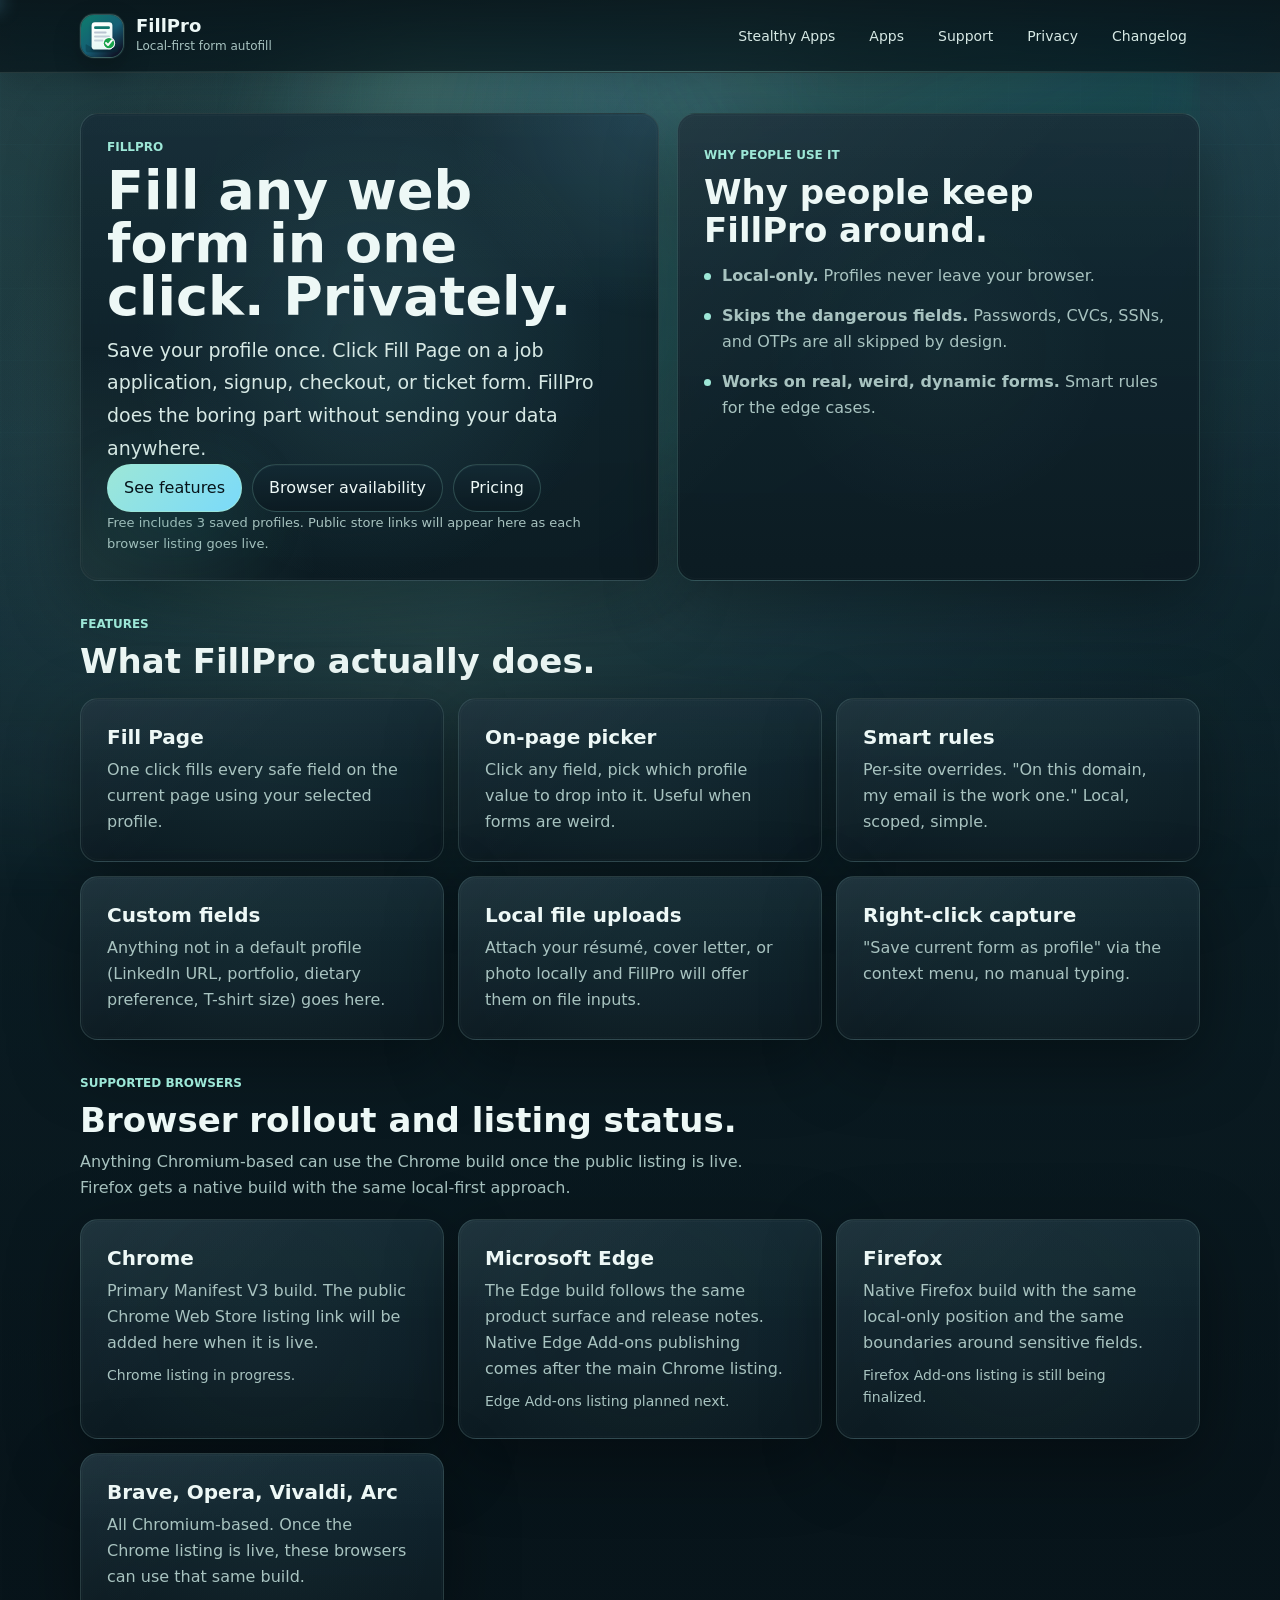
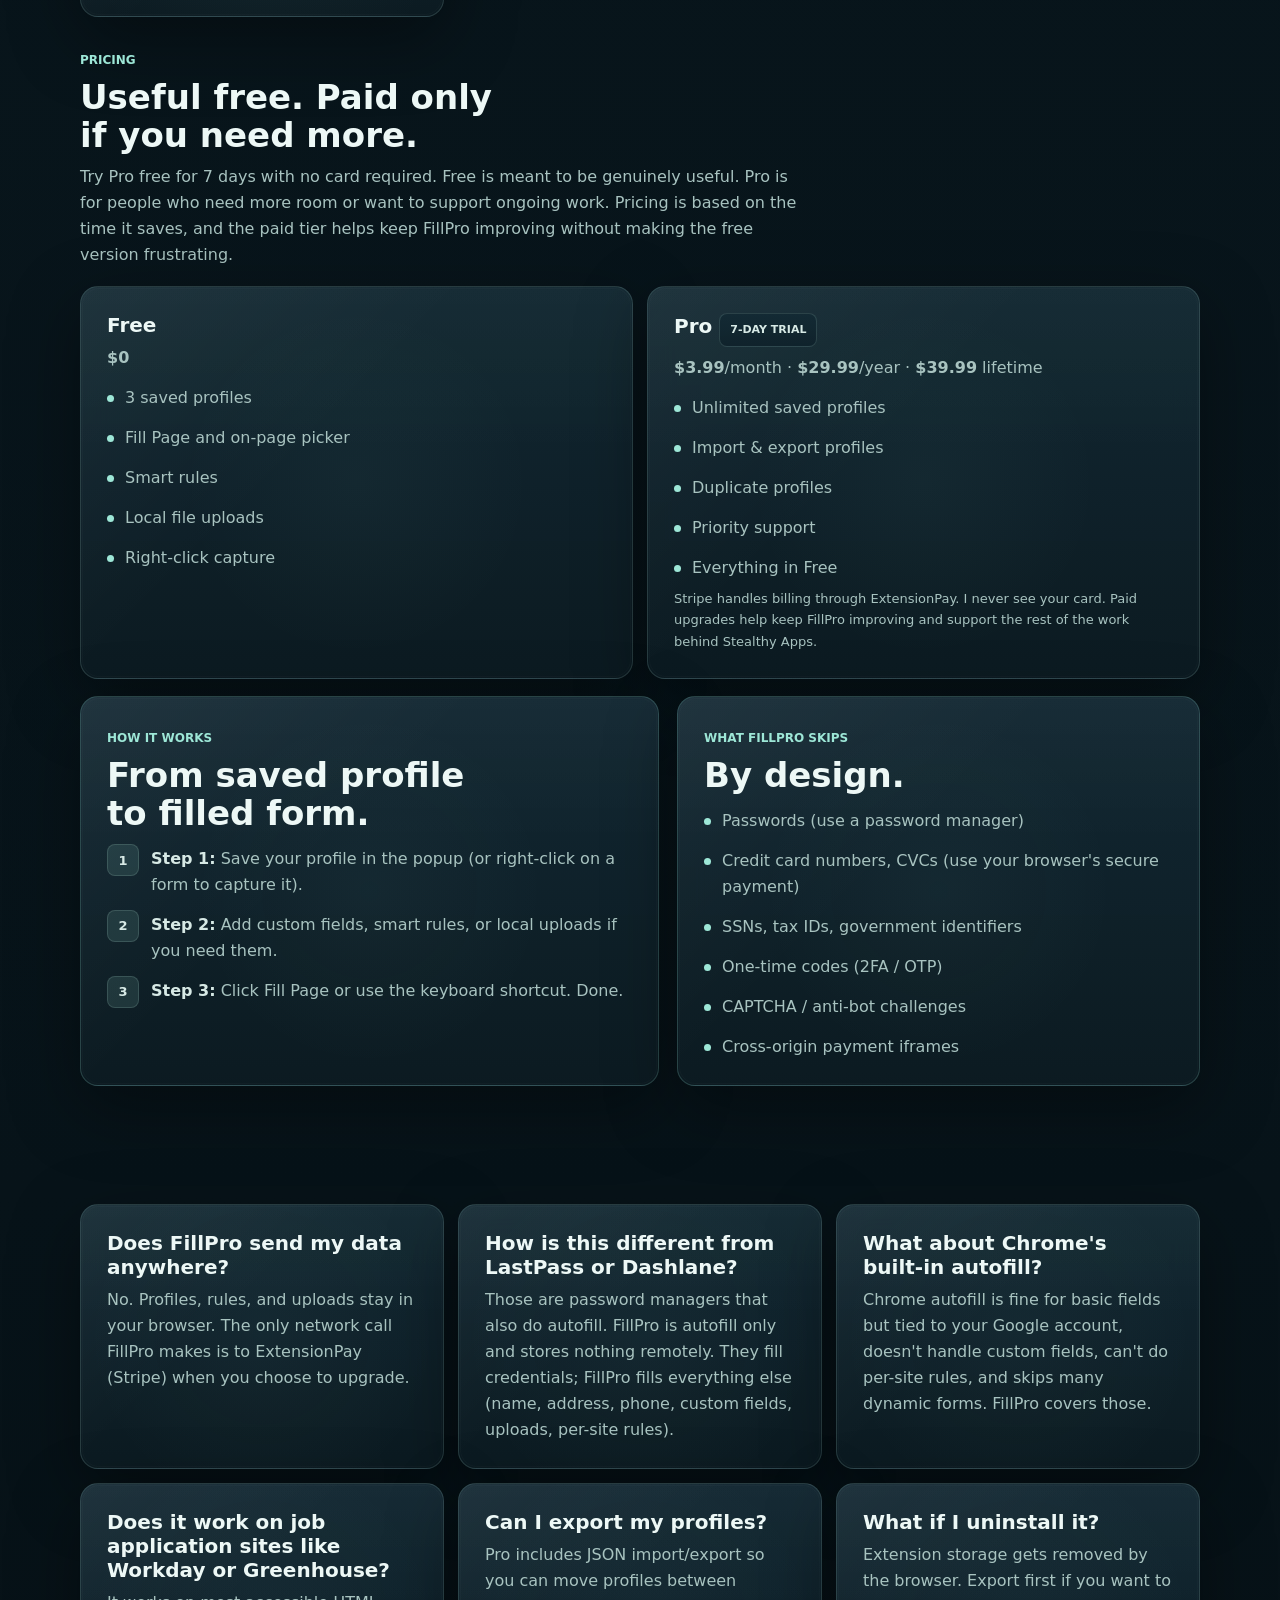
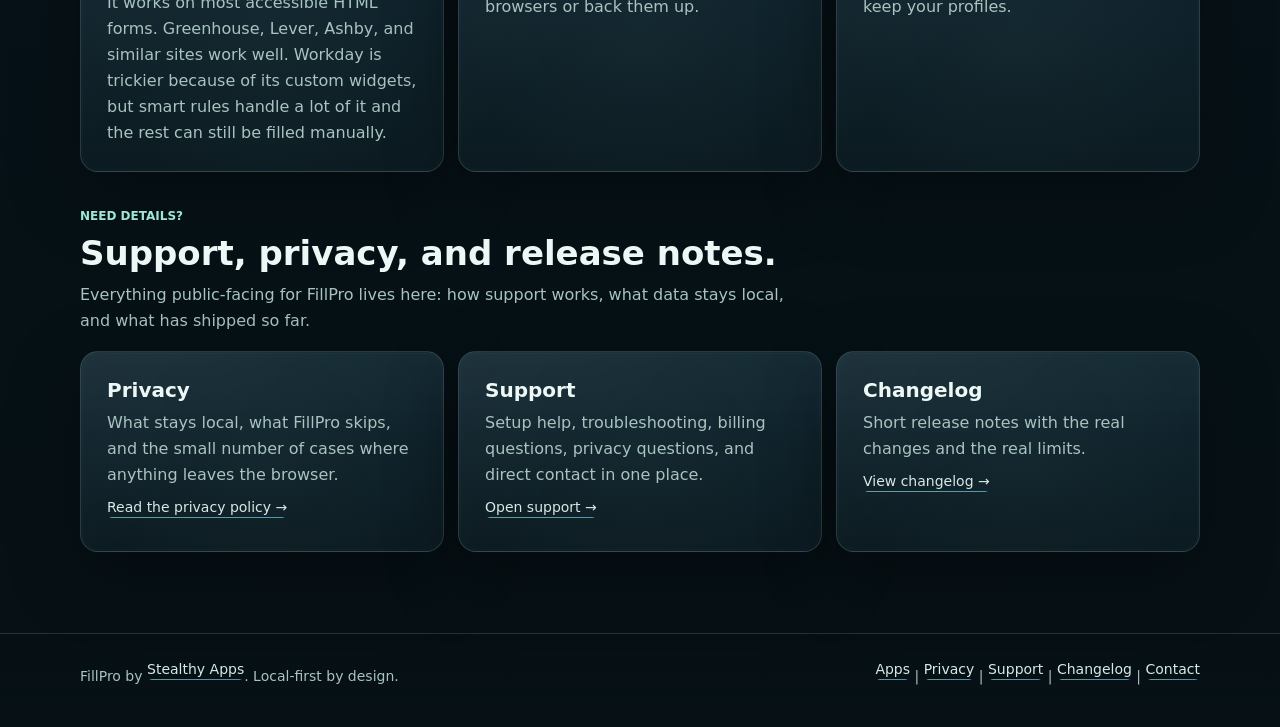
<file: apps/fillpro/index.html>
<!doctype html>
<html lang="en">
<head>
  <meta charset="utf-8">
  <meta name="viewport" content="width=device-width, initial-scale=1">
  <title>FillPro — Local-first autofill</title>
  <meta name="description" content="FillPro is a private, local-only form autofill extension for Chrome, Edge, Firefox, Brave, Opera, Vivaldi, and Arc. No tracking. No accounts. Skips passwords, payment fields, and one-time codes by design. Free tier with 3 profiles. Pro from $3.99/month with a 7-day free trial.">
  <meta name="keywords" content="form autofill, chrome autofill, firefox autofill, edge autofill, private autofill, fillpro, lastpass alternative, dashlane alternative, indie autofill extension, no tracking autofill, local-only autofill">
  <meta name="referrer" content="no-referrer">
  <meta name="theme-color" content="#0b1a23">
  <link rel="canonical" href="https://stealthyapps.com/apps/fillpro/">
  <link rel="icon" href="/assets/fillpro-logo.svg" type="image/svg+xml">
  <link rel="stylesheet" href="/styles.css">

  <meta property="og:type" content="website">
  <meta property="og:site_name" content="Stealthy Apps">
  <meta property="og:title" content="FillPro — Local-first autofill">
  <meta property="og:description" content="Local-only form autofill. No tracking, no accounts, no servers. Free tier with 3 profiles. Pro from $3.99/month, 7-day free trial.">
  <meta property="og:url" content="https://stealthyapps.com/apps/fillpro/">
  <meta property="og:image" content="https://stealthyapps.com/assets/fillpro-logo.svg">
  <meta name="twitter:card" content="summary_large_image">
  <meta name="twitter:title" content="FillPro — Local-first autofill">
  <meta name="twitter:description" content="Local-only autofill for Chrome, Edge, and Firefox. No tracking, no accounts.">
  <meta name="twitter:image" content="https://stealthyapps.com/assets/fillpro-logo.svg">

  <script type="application/ld+json">
  {
    "@context": "https://schema.org",
    "@graph": [
      {
        "@type": "SoftwareApplication",
        "name": "FillPro",
        "applicationCategory": "BrowserApplication",
        "operatingSystem": "Chrome, Microsoft Edge, Firefox, Brave, Opera, Vivaldi, Arc",
        "url": "https://stealthyapps.com/apps/fillpro/",
        "image": "https://stealthyapps.com/assets/fillpro-logo.svg",
        "description": "Private, local-only form autofill for Chrome, Edge, Firefox, and other Chromium browsers. Skips passwords and payment fields by design.",
        "publisher": { "@type": "Organization", "name": "Stealthy Apps" },
        "author": { "@type": "Person", "name": "Karl" },
        "offers": [
          { "@type": "Offer", "price": "0", "priceCurrency": "USD", "name": "Free", "availability": "https://schema.org/InStock" },
          { "@type": "Offer", "price": "3.99", "priceCurrency": "USD", "name": "Pro monthly" },
          { "@type": "Offer", "price": "29.99", "priceCurrency": "USD", "name": "Pro yearly" },
          { "@type": "Offer", "price": "39.99", "priceCurrency": "USD", "name": "Pro lifetime" }
        ]
      },
      {
        "@type": "BreadcrumbList",
        "itemListElement": [
          { "@type": "ListItem", "position": 1, "name": "Stealthy Apps", "item": "https://stealthyapps.com/" },
          { "@type": "ListItem", "position": 2, "name": "FillPro", "item": "https://stealthyapps.com/apps/fillpro/" }
        ]
      },
      {
        "@type": "FAQPage",
        "mainEntity": [
          {
            "@type": "Question",
            "name": "Does FillPro send my data anywhere?",
            "acceptedAnswer": { "@type": "Answer", "text": "No. Profiles, smart rules, and uploads stay in your browser. There is no server in the loop for the autofill flow." }
          },
          {
            "@type": "Question",
            "name": "Does FillPro fill passwords or credit card numbers?",
            "acceptedAnswer": { "@type": "Answer", "text": "No. Passwords, payment fields, CVCs, SSNs, tax IDs, and one-time codes are skipped by design. Use a password manager and your browser's secure payment methods for those." }
          },
          {
            "@type": "Question",
            "name": "Which browsers does FillPro support?",
            "acceptedAnswer": { "@type": "Answer", "text": "Chrome, Microsoft Edge, Firefox, Brave, Opera, Vivaldi, and Arc. Anything Chromium-based works from the Chrome Web Store build. Firefox uses a separate Add-ons listing." }
          },
          {
            "@type": "Question",
            "name": "Is there a free version of FillPro?",
            "acceptedAnswer": { "@type": "Answer", "text": "Yes. The free tier includes 3 saved profiles, Fill Page, the on-page picker, smart rules, and local uploads. Pro removes the profile cap and adds import/export and profile duplication." }
          },
          {
            "@type": "Question",
            "name": "How much does FillPro Pro cost?",
            "acceptedAnswer": { "@type": "Answer", "text": "$3.99/month, $29.99/year, or $39.99 lifetime. There is a 7-day free Pro trial — no card required." }
          },
          {
            "@type": "Question",
            "name": "How is FillPro different from LastPass or Dashlane autofill?",
            "acceptedAnswer": { "@type": "Answer", "text": "FillPro is autofill only — it does not store passwords or payment cards. It runs locally with no server, no account, and no analytics. Password managers fill credentials; FillPro fills the rest of the form (name, address, phone, custom fields, uploads, smart rules)." }
          }
        ]
      }
    ]
  }
  </script>
</head>
<body>
  <header class="site-header">
    <nav class="nav" aria-label="Main navigation">
      <a class="brand" href="/">
        <img class="brand-logo" src="/assets/fillpro-logo.svg" alt="FillPro logo" width="48" height="48" decoding="async">
        <span class="brand-lockup">
          <span class="brand-title">FillPro</span>
          <span class="brand-subtitle">Local-first form autofill</span>
        </span>
      </a>
      <div class="nav-links">
        <a href="/">Stealthy Apps</a>
        <a href="/#apps">Apps</a>
        <a href="support.html">Support</a>
        <a href="privacy.html">Privacy</a>
        <a href="changelog.html">Changelog</a>
      </div>
    </nav>
  </header>

  <main class="page">
    <section class="page-hero">
      <div class="surface page-hero-copy">
        <div class="page-intro">
          <p class="eyebrow">FillPro</p>
          <h1>Fill any web form in one click. Privately.</h1>
          <p class="lead">Save your profile once. Click Fill Page on a job application, signup, checkout, or ticket form. FillPro does the boring part without sending your data anywhere.</p>
        </div>
        <div class="actions">
          <a class="button primary" href="#features">See features</a>
          <a class="button" href="#platforms">Browser availability</a>
          <a class="button" href="#pricing">Pricing</a>
        </div>
        <p class="small">Free includes 3 saved profiles. Public store links will appear here as each browser listing goes live.</p>
      </div>

      <article class="boundary-card mini-card">
        <div class="page-intro">
          <p class="eyebrow">Why people use it</p>
          <h2>Why people keep FillPro around.</h2>
        </div>
        <ul class="list-check">
          <li><strong>Local-only.</strong> Profiles never leave your browser.</li>
          <li><strong>Skips the dangerous fields.</strong> Passwords, CVCs, SSNs, and OTPs are all skipped by design.</li>
          <li><strong>Works on real, weird, dynamic forms.</strong> Smart rules for the edge cases.</li>
        </ul>
      </article>
    </section>

    <section class="section-shell" id="features">
      <div class="section-heading">
        <p class="eyebrow">Features</p>
        <h2>What FillPro actually does.</h2>
      </div>
      <div class="info-grid">
        <article class="feature-card">
          <h3>Fill Page</h3>
          <p>One click fills every safe field on the current page using your selected profile.</p>
        </article>
        <article class="feature-card">
          <h3>On-page picker</h3>
          <p>Click any field, pick which profile value to drop into it. Useful when forms are weird.</p>
        </article>
        <article class="feature-card">
          <h3>Smart rules</h3>
          <p>Per-site overrides. "On this domain, my email is the work one." Local, scoped, simple.</p>
        </article>
        <article class="feature-card">
          <h3>Custom fields</h3>
          <p>Anything not in a default profile (LinkedIn URL, portfolio, dietary preference, T-shirt size) goes here.</p>
        </article>
        <article class="feature-card">
          <h3>Local file uploads</h3>
          <p>Attach your résumé, cover letter, or photo locally and FillPro will offer them on file inputs.</p>
        </article>
        <article class="feature-card">
          <h3>Right-click capture</h3>
          <p>"Save current form as profile" via the context menu, no manual typing.</p>
        </article>
      </div>
    </section>

    <section id="platforms" class="section-shell">
      <div class="section-heading">
        <p class="eyebrow">Supported browsers</p>
        <h2>Browser rollout and listing status.</h2>
        <p>Anything Chromium-based can use the Chrome build once the public listing is live. Firefox gets a native build with the same local-first approach.</p>
      </div>
      <div class="info-grid">
        <article class="info-card">
          <h3>Chrome</h3>
          <p>Primary Manifest V3 build. The public Chrome Web Store listing link will be added here when it is live.</p>
          <p class="meta">Chrome listing in progress.</p>
        </article>
        <article class="info-card">
          <h3>Microsoft Edge</h3>
          <p>The Edge build follows the same product surface and release notes. Native Edge Add-ons publishing comes after the main Chrome listing.</p>
          <p class="meta">Edge Add-ons listing planned next.</p>
        </article>
        <article class="info-card">
          <h3>Firefox</h3>
          <p>Native Firefox build with the same local-only position and the same boundaries around sensitive fields.</p>
          <p class="meta">Firefox Add-ons listing is still being finalized.</p>
        </article>
        <article class="info-card">
          <h3>Brave, Opera, Vivaldi, Arc</h3>
          <p>All Chromium-based. Once the Chrome listing is live, these browsers can use that same build.</p>
        </article>
      </div>
    </section>

    <section id="pricing" class="section-shell">
      <div class="section-heading">
        <p class="eyebrow">Pricing</p>
        <h2>Useful free. Paid only if you need more.</h2>
        <p>Try Pro free for 7 days with no card required. Free is meant to be genuinely useful. Pro is for people who need more room or want to support ongoing work. Pricing is based on the time it saves, and the paid tier helps keep FillPro improving without making the free version frustrating.</p>
      </div>
      <div class="plan-grid">
        <article class="feature-card">
          <h3>Free</h3>
          <p><strong>$0</strong></p>
          <ul class="list-check">
            <li>3 saved profiles</li>
            <li>Fill Page and on-page picker</li>
            <li>Smart rules</li>
            <li>Local file uploads</li>
            <li>Right-click capture</li>
          </ul>
        </article>
        <article class="feature-card">
          <h3>Pro <span class="release-badge">7-day trial</span></h3>
          <p><strong>$3.99</strong>/month · <strong>$29.99</strong>/year · <strong>$39.99</strong> lifetime</p>
          <ul class="list-check">
            <li>Unlimited saved profiles</li>
            <li>Import &amp; export profiles</li>
            <li>Duplicate profiles</li>
            <li>Priority support</li>
            <li>Everything in Free</li>
          </ul>
          <p class="small">Stripe handles billing through ExtensionPay. I never see your card. Paid upgrades help keep FillPro improving and support the rest of the work behind Stealthy Apps.</p>
        </article>
      </div>
    </section>

    <section class="split-layout">
      <article class="boundary-card">
        <div class="page-intro">
          <p class="eyebrow">How it works</p>
          <h2>From saved profile to filled form.</h2>
        </div>
        <ol class="step-list">
          <li><strong>Step 1:</strong> Save your profile in the popup (or right-click on a form to capture it).</li>
          <li><strong>Step 2:</strong> Add custom fields, smart rules, or local uploads if you need them.</li>
          <li><strong>Step 3:</strong> Click Fill Page or use the keyboard shortcut. Done.</li>
        </ol>
      </article>

      <article class="boundary-card">
        <div class="page-intro">
          <p class="eyebrow">What FillPro skips</p>
          <h2>By design.</h2>
        </div>
        <ul class="list-check">
          <li>Passwords (use a password manager)</li>
          <li>Credit card numbers, CVCs (use your browser's secure payment)</li>
          <li>SSNs, tax IDs, government identifiers</li>
          <li>One-time codes (2FA / OTP)</li>
          <li>CAPTCHA / anti-bot challenges</li>
          <li>Cross-origin payment iframes</li>
        </ul>
      </article>
    </section>

    <section class="section-shell">
      <div class="section-heading">
        <p class="eyebrow">FAQ</p>
        <h2>Common questions.</h2>
      </div>
      <div class="info-grid">
        <article class="info-card">
          <h3>Does FillPro send my data anywhere?</h3>
          <p>No. Profiles, rules, and uploads stay in your browser. The only network call FillPro makes is to ExtensionPay (Stripe) when you choose to upgrade.</p>
        </article>
        <article class="info-card">
          <h3>How is this different from LastPass or Dashlane?</h3>
          <p>Those are password managers that also do autofill. FillPro is autofill only and stores nothing remotely. They fill credentials; FillPro fills everything else (name, address, phone, custom fields, uploads, per-site rules).</p>
        </article>
        <article class="info-card">
          <h3>What about Chrome's built-in autofill?</h3>
          <p>Chrome autofill is fine for basic fields but tied to your Google account, doesn't handle custom fields, can't do per-site rules, and skips many dynamic forms. FillPro covers those.</p>
        </article>
        <article class="info-card">
          <h3>Does it work on job application sites like Workday or Greenhouse?</h3>
          <p>It works on most accessible HTML forms. Greenhouse, Lever, Ashby, and similar sites work well. Workday is trickier because of its custom widgets, but smart rules handle a lot of it and the rest can still be filled manually.</p>
        </article>
        <article class="info-card">
          <h3>Can I export my profiles?</h3>
          <p>Pro includes JSON import/export so you can move profiles between browsers or back them up.</p>
        </article>
        <article class="info-card">
          <h3>What if I uninstall it?</h3>
          <p>Extension storage gets removed by the browser. Export first if you want to keep your profiles.</p>
        </article>
      </div>
    </section>

    <section class="section-shell compact-section">
      <div class="section-heading">
        <p class="eyebrow">Need details?</p>
        <h2>Support, privacy, and release notes.</h2>
        <p>Everything public-facing for FillPro lives here: how support works, what data stays local, and what has shipped so far.</p>
      </div>
      <div class="info-grid">
        <article class="info-card">
          <h3>Privacy</h3>
          <p>What stays local, what FillPro skips, and the small number of cases where anything leaves the browser.</p>
          <p class="meta"><a href="privacy.html">Read the privacy policy →</a></p>
        </article>
        <article class="info-card">
          <h3>Support</h3>
          <p>Setup help, troubleshooting, billing questions, privacy questions, and direct contact in one place.</p>
          <p class="meta"><a href="support.html">Open support →</a></p>
        </article>
        <article class="info-card">
          <h3>Changelog</h3>
          <p>Short release notes with the real changes and the real limits.</p>
          <p class="meta"><a href="changelog.html">View changelog →</a></p>
        </article>
      </div>
    </section>
  </main>

  <footer>
    <div class="footer-inner">
      <span>FillPro by <a href="/">Stealthy Apps</a>. Local-first by design.</span>
      <span><a href="/#apps">Apps</a> | <a href="privacy.html">Privacy</a> | <a href="support.html">Support</a> | <a href="changelog.html">Changelog</a> | <a href="support.html#contact">Contact</a></span>
    </div>
  </footer>
  <script src="/site.js?v=hero-spotlight-v3" defer></script>
</body>
</html>
</file>
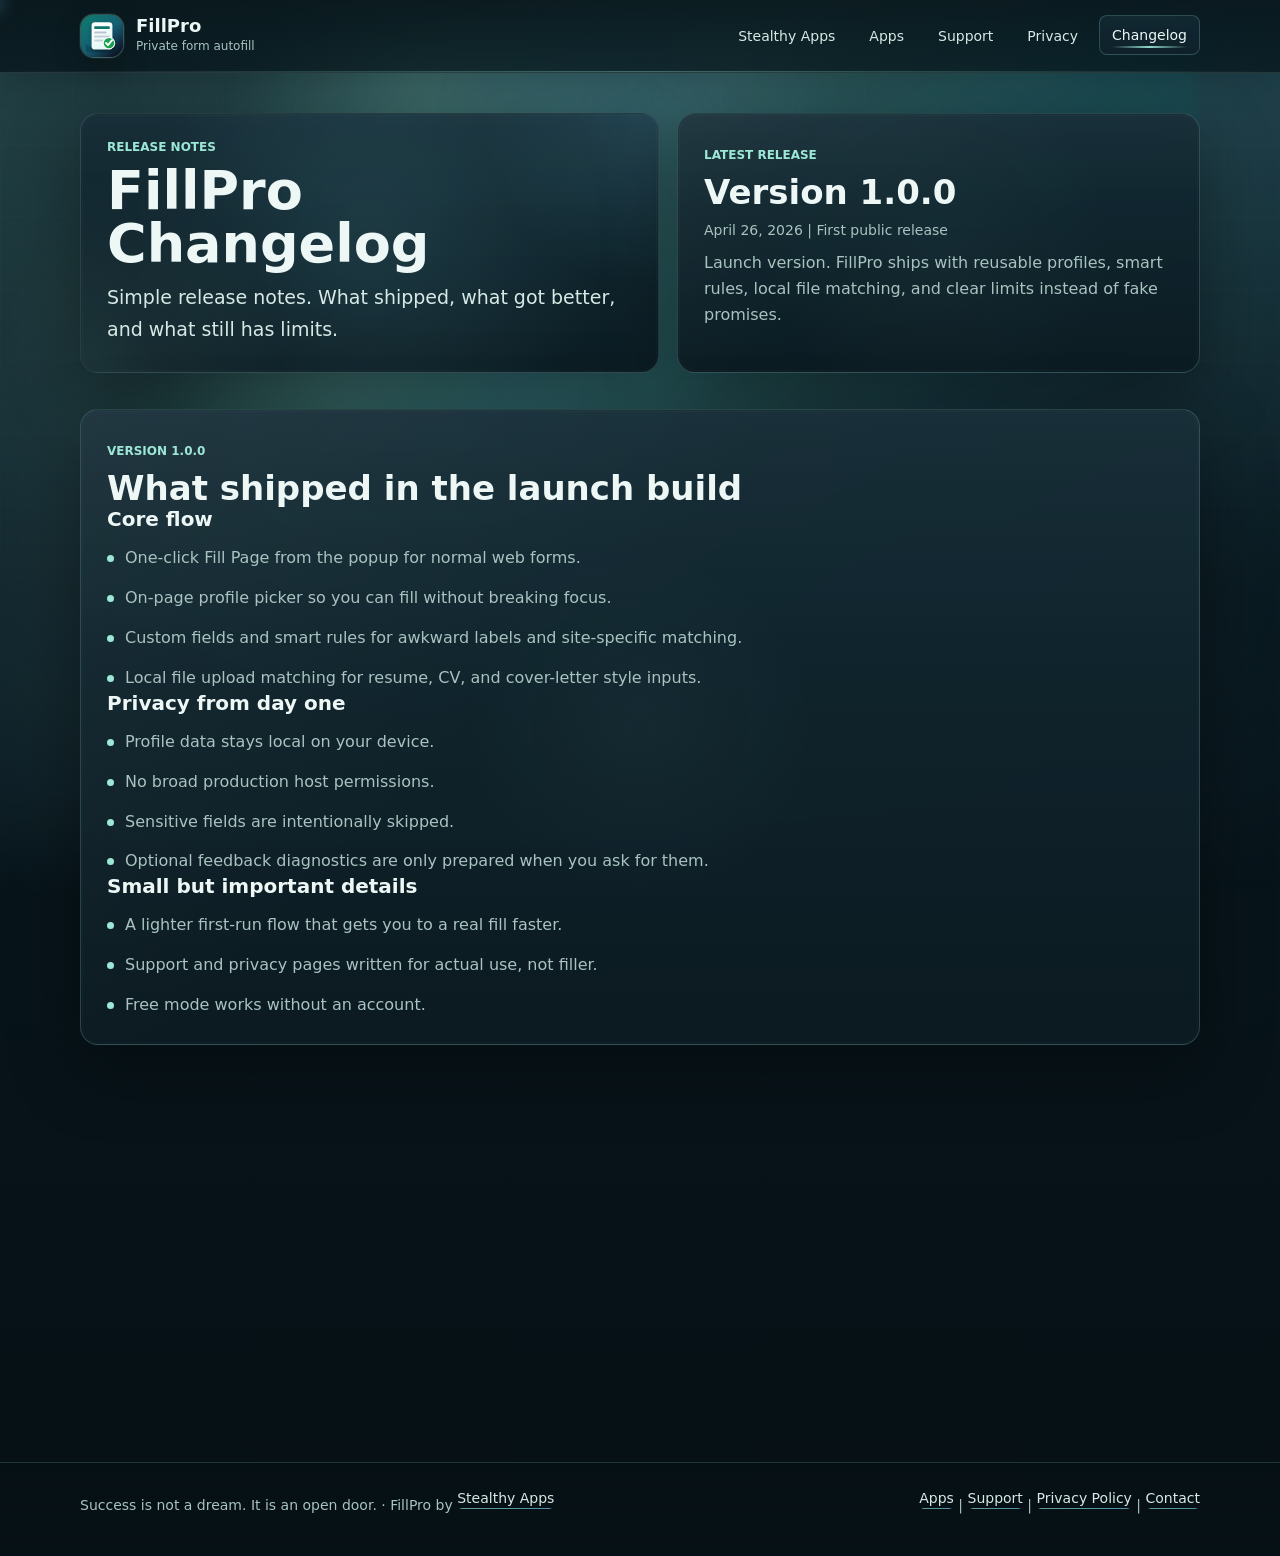
<file: changelog.html>
﻿<!doctype html>
<html lang="en">
<head>
  <meta charset="utf-8">
  <title>Redirecting to FillPro Changelog</title>
  <link rel="canonical" href="https://stealthyapps.com/apps/fillpro/changelog.html">
  <meta http-equiv="refresh" content="0; url=/apps/fillpro/changelog.html">
  <meta name="robots" content="noindex">
</head>
<body>
  <p>Moved. Redirecting to <a href="/apps/fillpro/changelog.html">FillPro Changelog</a>.</p>
  <script>window.location.replace('/apps/fillpro/changelog.html');</script>
</body>
</html>
</file>
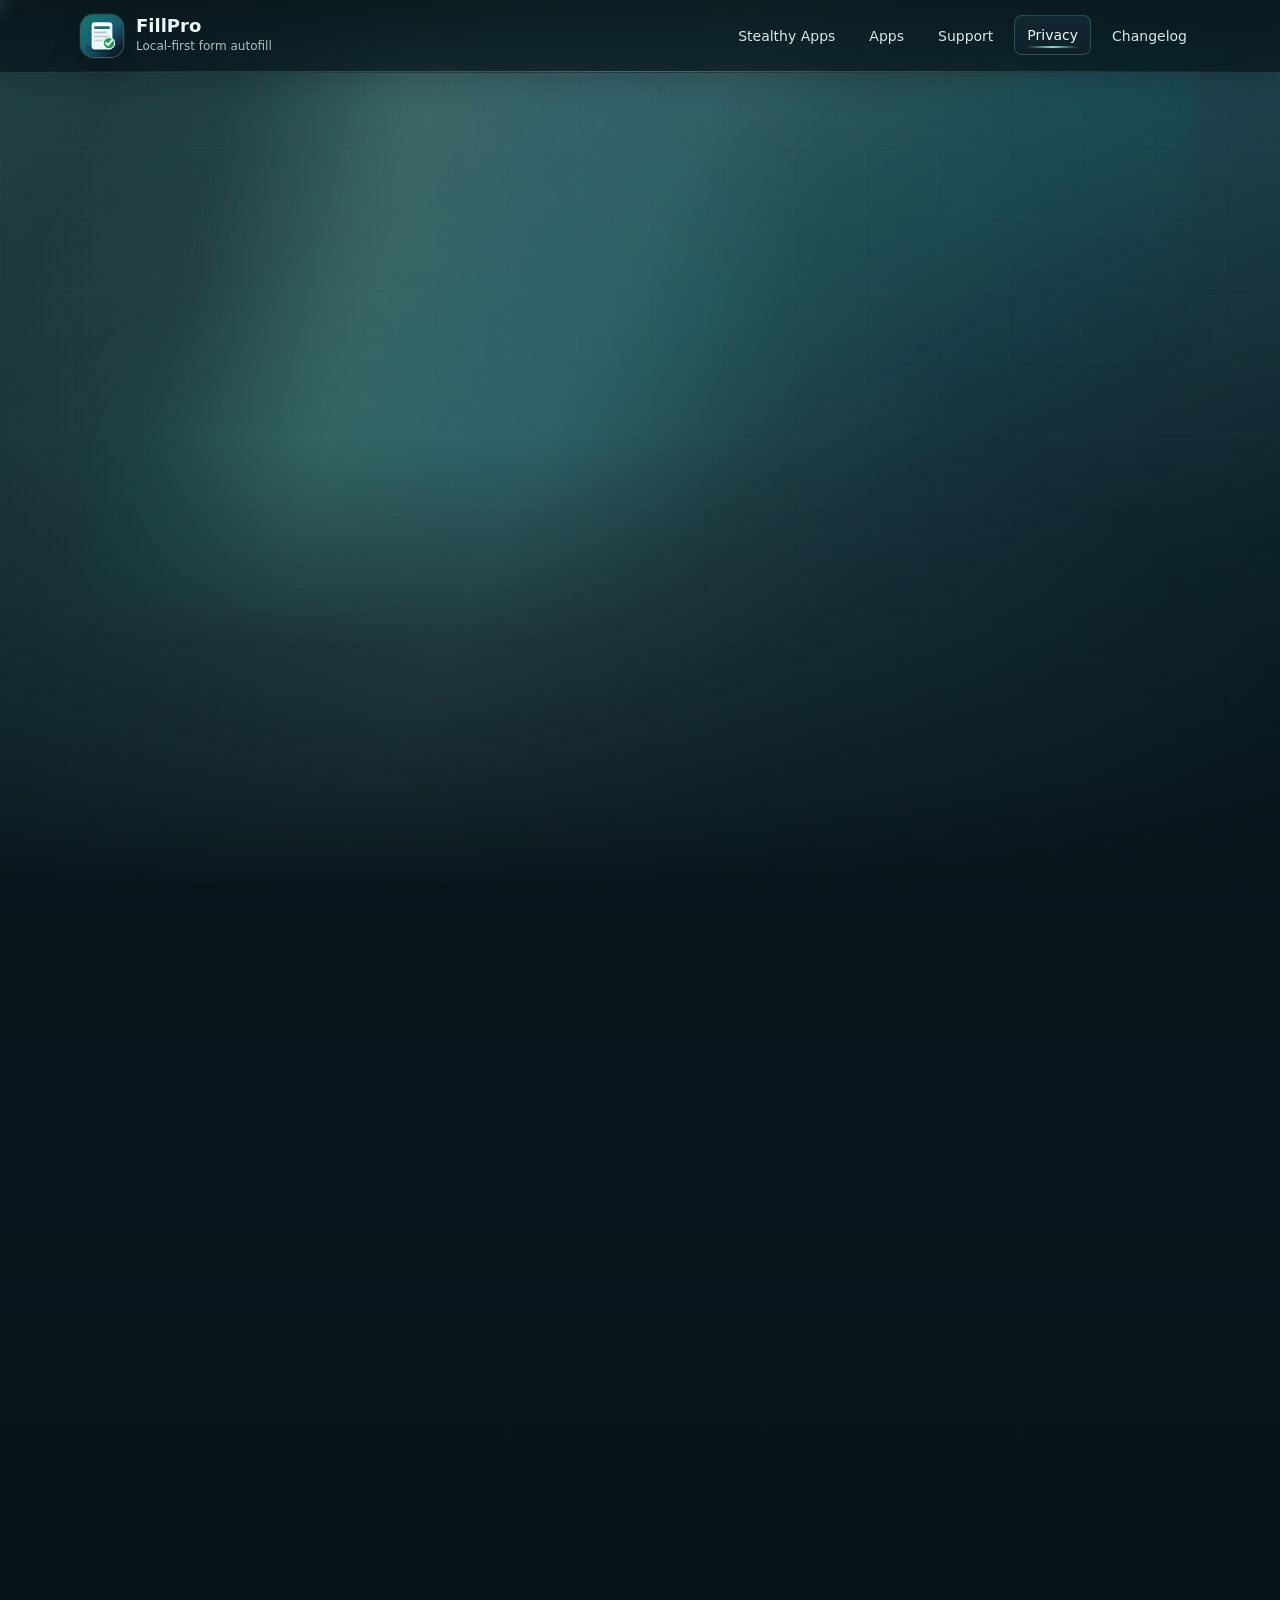
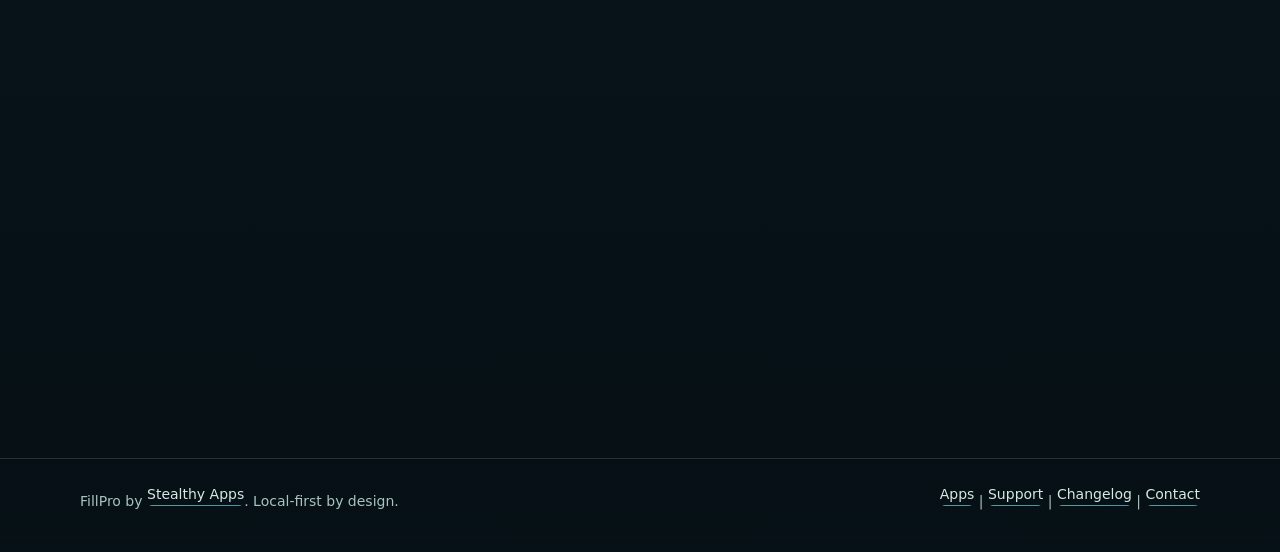
<file: privacy-policy.html>
﻿<!doctype html>
<html lang="en">
<head>
  <meta charset="utf-8">
  <title>Redirecting to FillPro Privacy Policy</title>
  <link rel="canonical" href="https://stealthyapps.com/apps/fillpro/privacy.html">
  <meta http-equiv="refresh" content="0; url=/apps/fillpro/privacy.html">
  <meta name="robots" content="noindex">
</head>
<body>
  <p>Moved. Redirecting to <a href="/apps/fillpro/privacy.html">FillPro Privacy Policy</a>.</p>
  <script>window.location.replace('/apps/fillpro/privacy.html');</script>
</body>
</html>
</file>
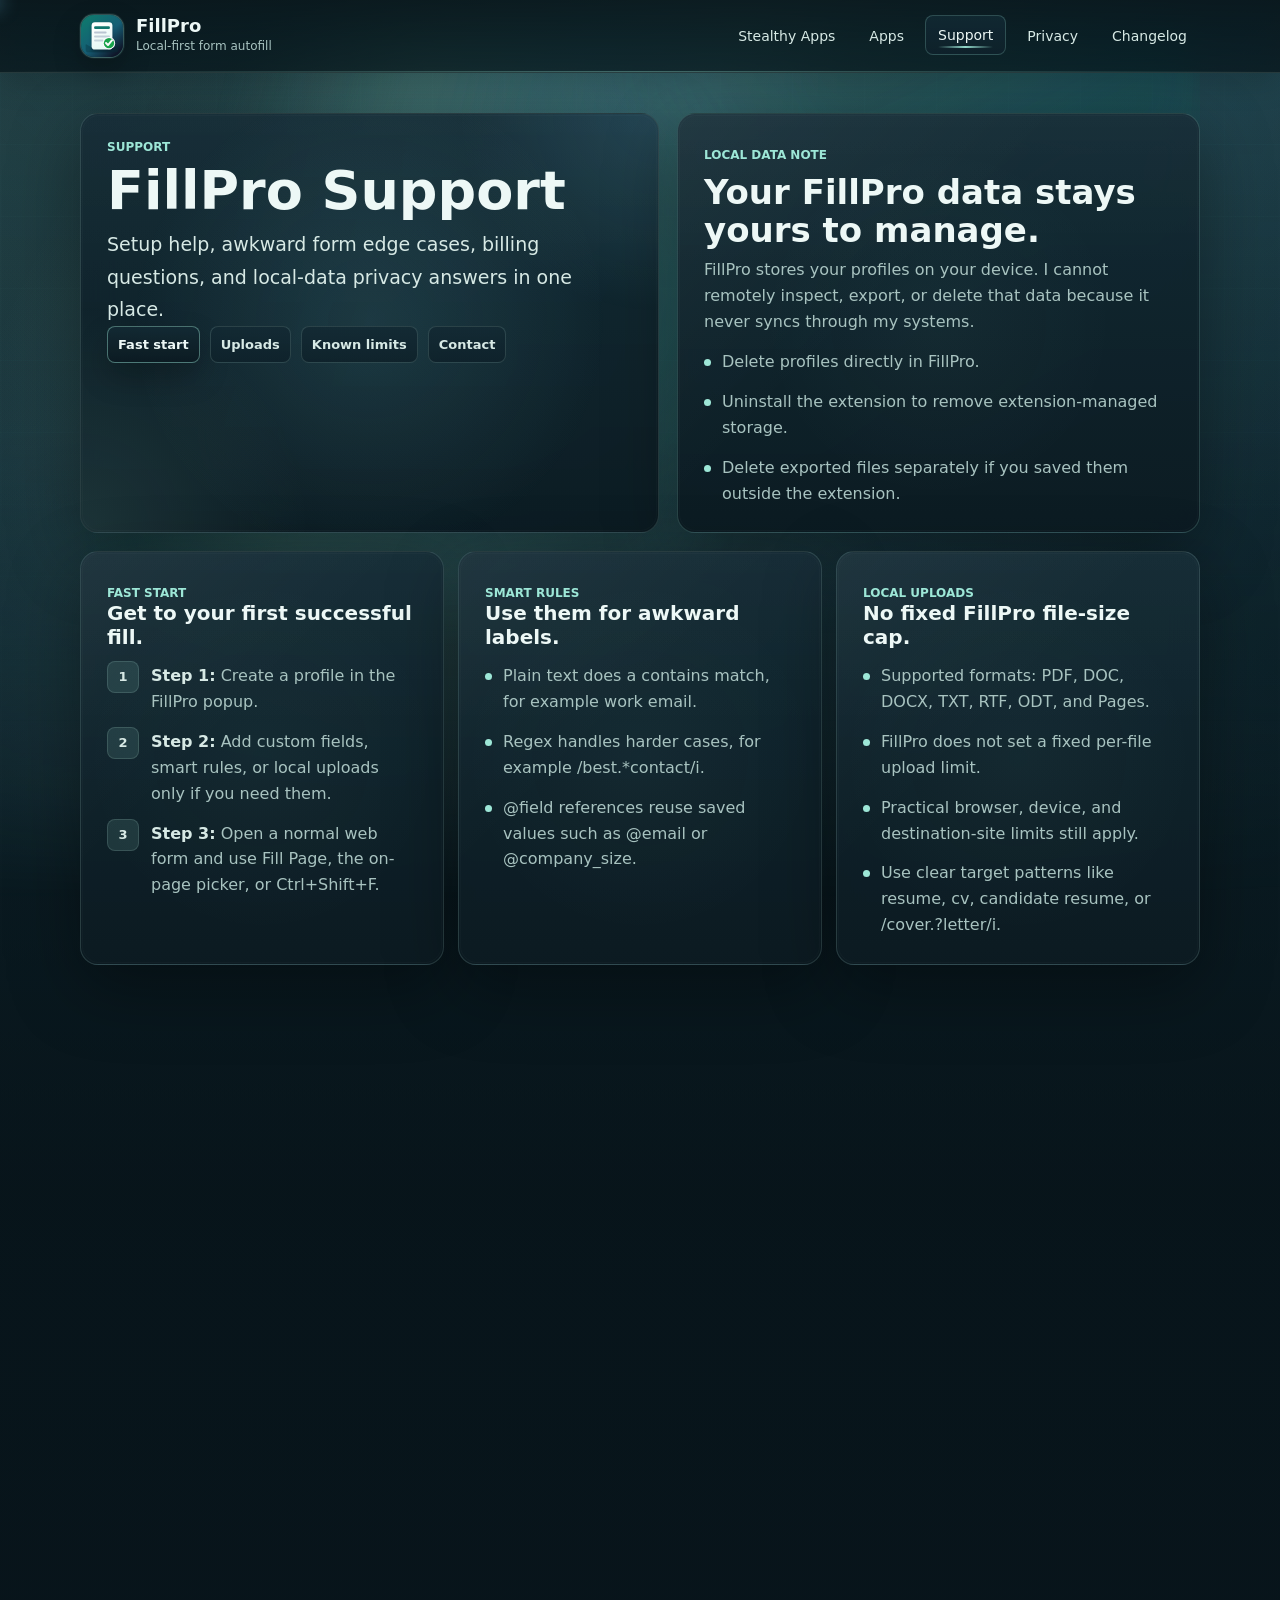
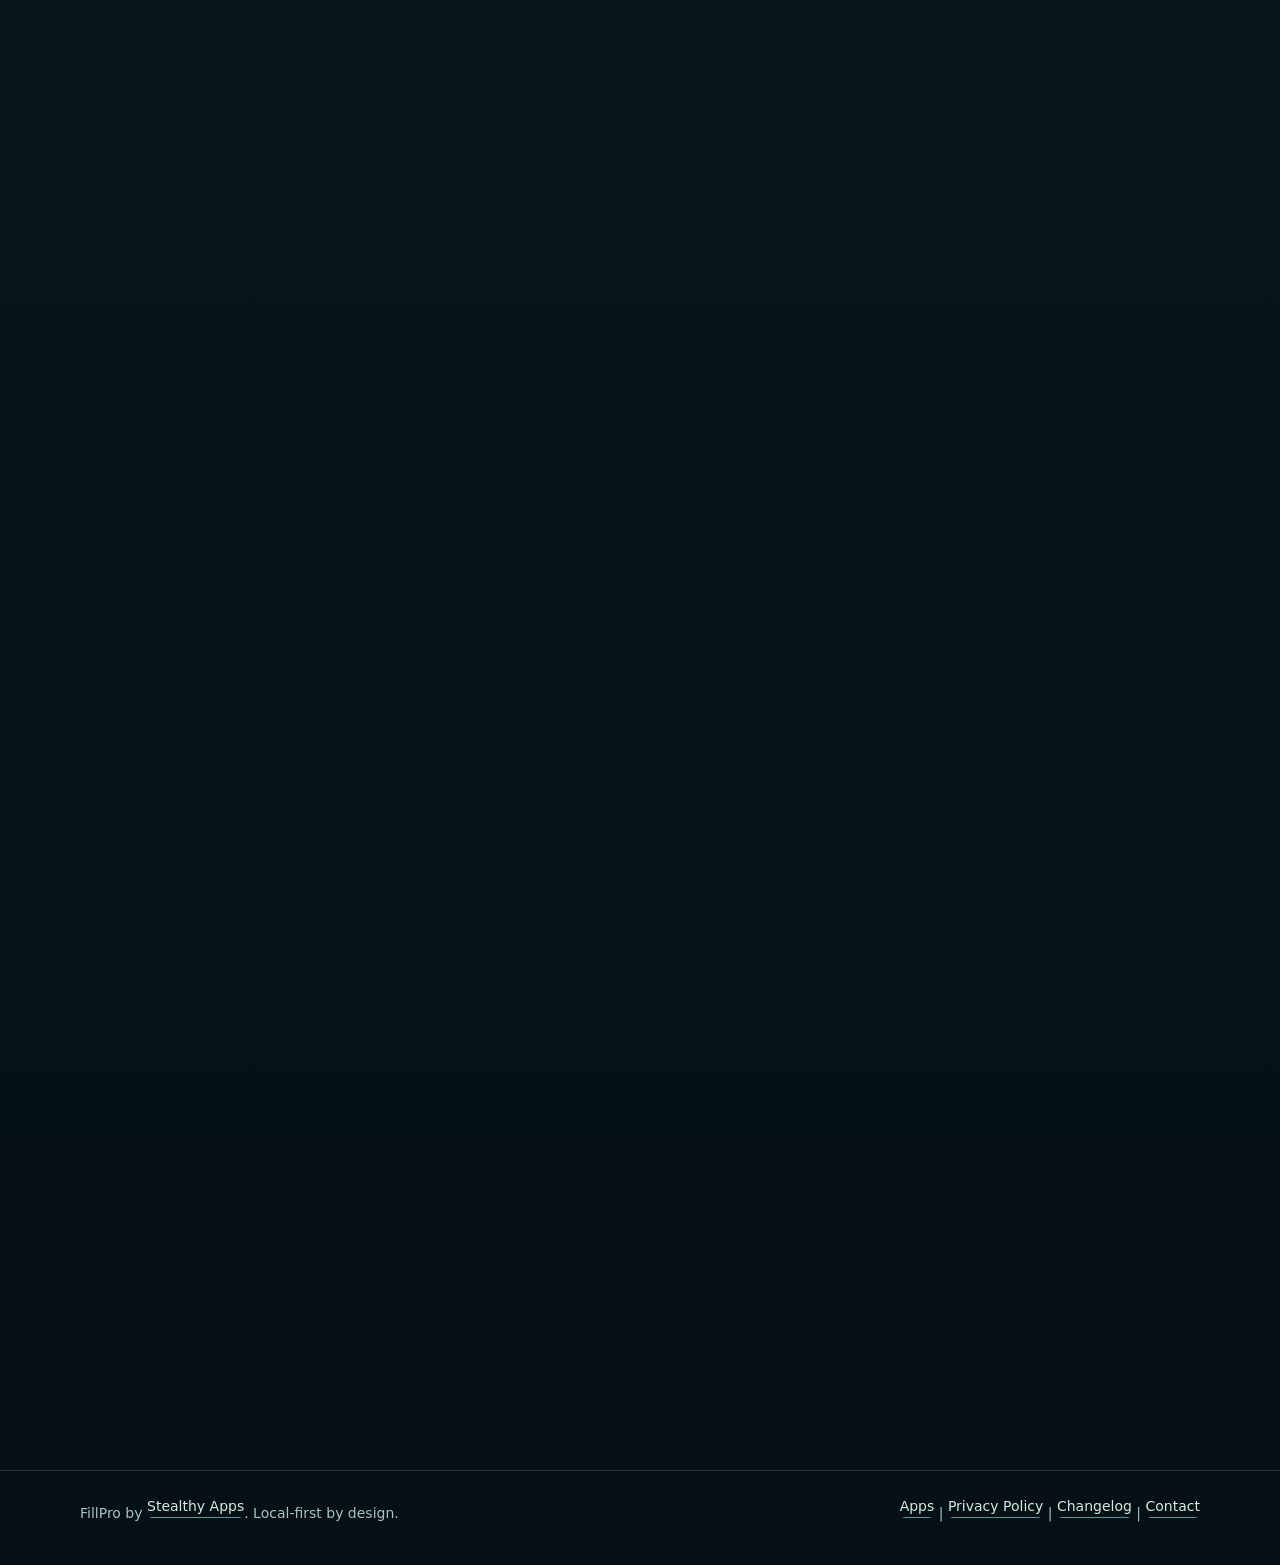
<file: support.html>
﻿<!doctype html>
<html lang="en">
<head>
  <meta charset="utf-8">
  <title>Redirecting to FillPro Support</title>
  <link rel="canonical" href="https://stealthyapps.com/apps/fillpro/support.html">
  <meta http-equiv="refresh" content="0; url=/apps/fillpro/support.html">
  <meta name="robots" content="noindex">
</head>
<body>
  <p>Moved. Redirecting to <a href="/apps/fillpro/support.html">FillPro Support</a>.</p>
  <script>window.location.replace('/apps/fillpro/support.html');</script>
</body>
</html>
</file>
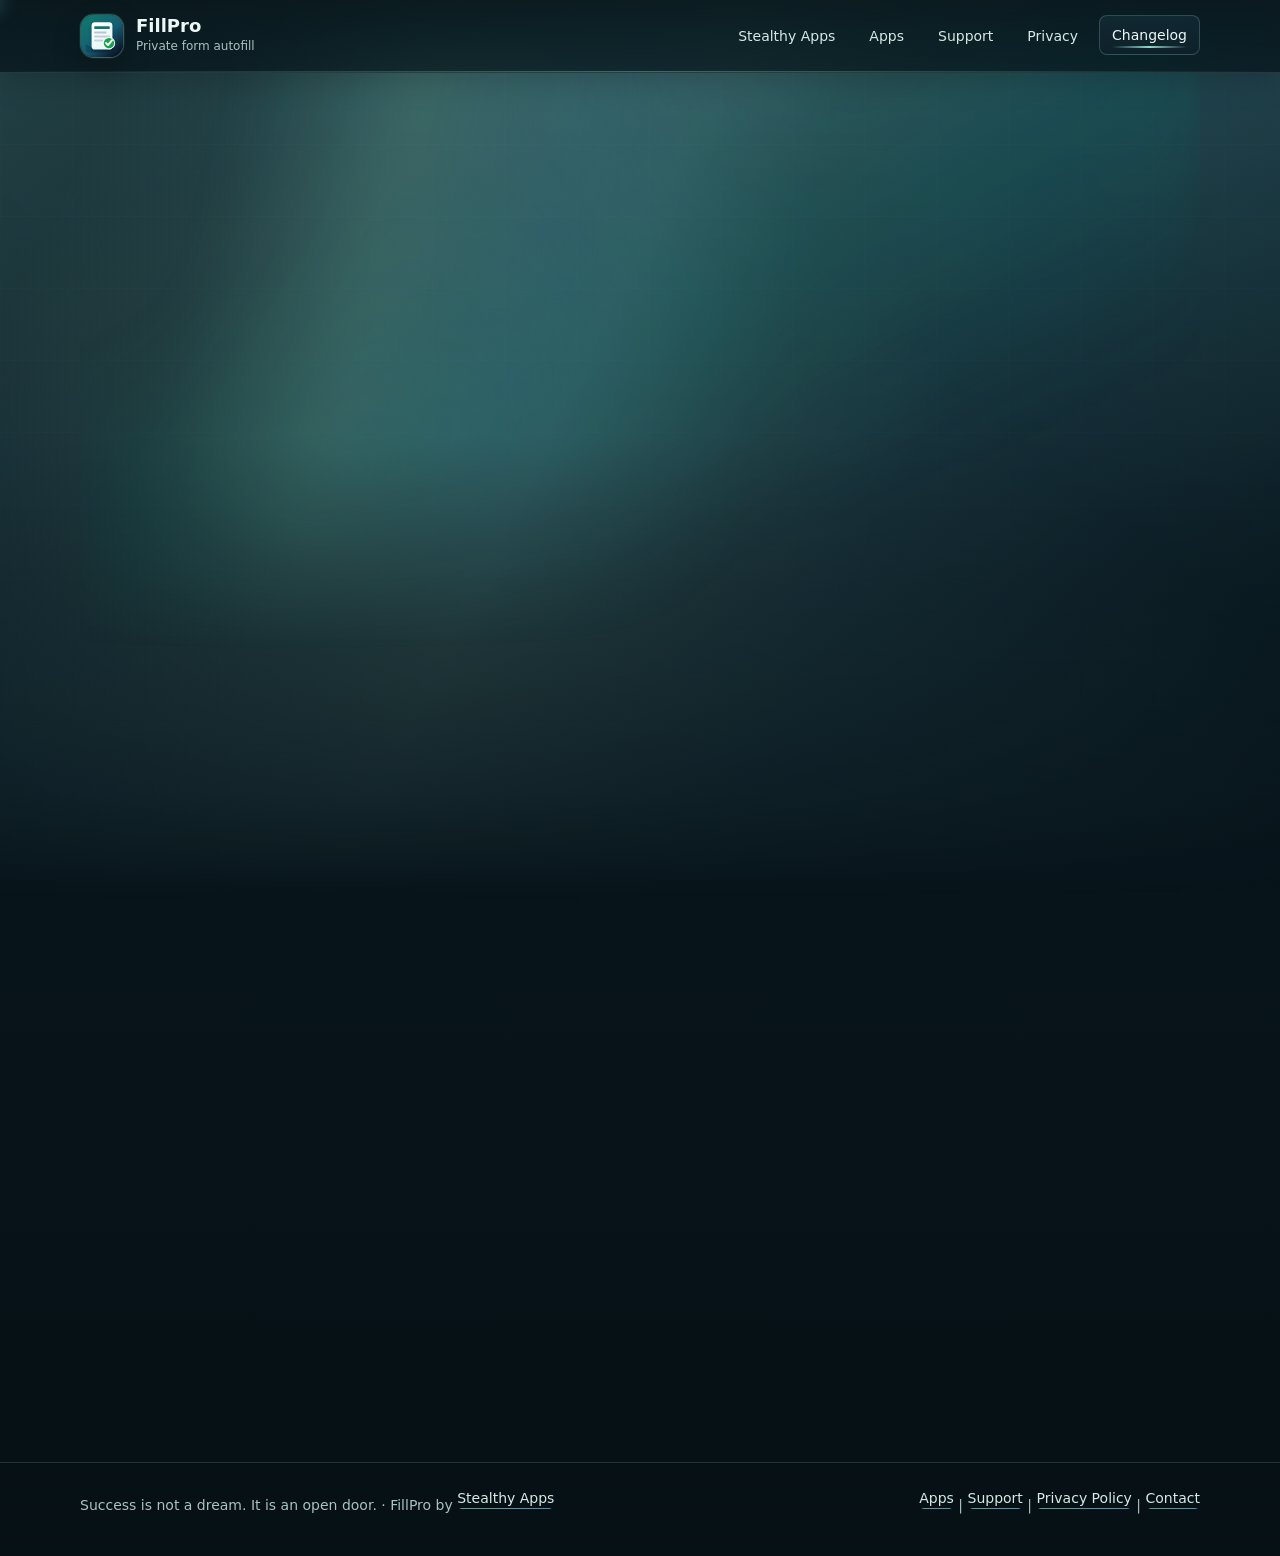
<file: apps/fillpro/changelog.html>
﻿<!doctype html>
<html lang="en">
<head>
  <meta charset="utf-8">
  <meta name="viewport" content="width=device-width, initial-scale=1">
  <title>FillPro Changelog — Stealthy Apps</title>
  <meta name="description" content="FillPro release notes — what shipped, what improved, and what still has limits.">
  <link rel="canonical" href="https://stealthyapps.com/apps/fillpro/changelog.html">
  <meta name="referrer" content="no-referrer">
  <meta http-equiv="Content-Security-Policy" content="default-src 'self'; base-uri 'self'; object-src 'none'; script-src 'self'; style-src 'self'; img-src 'self' data:; connect-src 'none'; upgrade-insecure-requests">
  <meta name="theme-color" content="#0b1a23">
  <link rel="icon" href="/assets/fillpro-logo.svg" type="image/svg+xml">
  <link rel="stylesheet" href="/styles.css">
</head>
<body>
  <header class="site-header">
    <nav class="nav" aria-label="Main navigation">
      <a class="brand" href="/">
        <img class="brand-logo" src="/assets/fillpro-logo.svg" alt="FillPro logo" width="48" height="48" decoding="async">
        <span class="brand-lockup">
          <span class="brand-title">FillPro</span>
          <span class="brand-subtitle">Private form autofill</span>
        </span>
      </a>
      <div class="nav-links">
        <a href="/">Stealthy Apps</a>
        <a href="/#apps">Apps</a>
        <a href="support.html">Support</a>
        <a href="privacy.html">Privacy</a>
        <a href="changelog.html" aria-current="page">Changelog</a>
      </div>
    </nav>
  </header>

  <main class="page">
    <section class="page-hero">
      <div class="surface page-hero-copy">
        <div class="page-intro">
          <p class="eyebrow">Release Notes</p>
          <h1>FillPro Changelog</h1>
          <p class="lead">Simple release notes. What shipped, what got better, and what still has limits.</p>
        </div>
      </div>

      <article class="boundary-card mini-card">
        <div class="page-intro">
          <p class="eyebrow">Latest release</p>
          <h2>Version 1.0.0</h2>
        </div>
        <p class="meta">April 26, 2026 | First public release</p>
        <p>Launch version. FillPro ships with reusable profiles, smart rules, local file matching, and clear limits instead of fake promises.</p>
      </article>
    </section>

    <section class="section-shell">
      <article class="boundary-card">
        <div class="page-intro">
          <p class="eyebrow">Version 1.0.0</p>
          <h2>What shipped in the launch build</h2>
        </div>

        <h3>Core flow</h3>
        <ul class="list-check">
          <li>One-click Fill Page from the popup for normal web forms.</li>
          <li>On-page profile picker so you can fill without breaking focus.</li>
          <li>Custom fields and smart rules for awkward labels and site-specific matching.</li>
          <li>Local file upload matching for resume, CV, and cover-letter style inputs.</li>
        </ul>

        <h3>Privacy from day one</h3>
        <ul class="list-check">
          <li>Profile data stays local on your device.</li>
          <li>No broad production host permissions.</li>
          <li>Sensitive fields are intentionally skipped.</li>
          <li>Optional feedback diagnostics are only prepared when you ask for them.</li>
        </ul>

        <h3>Small but important details</h3>
        <ul class="list-check">
          <li>A lighter first-run flow that gets you to a real fill faster.</li>
          <li>Support and privacy pages written for actual use, not filler.</li>
          <li>Free mode works without an account.</li>
        </ul>
      </article>
    </section>

    <section class="boundary-card">
      <div class="page-intro">
        <p class="eyebrow">Still not supported</p>
        <h2>What FillPro will not try to fake.</h2>
      </div>
      <ul class="list-check">
        <li>CAPTCHA, anti-bot checks, and verification walls</li>
        <li>Cross-origin payment iframes</li>
        <li>Browser-native PDF viewers</li>
        <li>Pages that block access before a normal form is even reachable</li>
      </ul>
      <p>If a site blocks one of those paths, FillPro says so plainly instead of pretending it worked.</p>
    </section>
  </main>

  <footer>
    <div class="footer-inner">
      <span>Success is not a dream. It is an open door. · FillPro by <a href="/">Stealthy Apps</a></span>
      <span><a href="/#apps">Apps</a> | <a href="support.html">Support</a> | <a href="privacy.html">Privacy Policy</a> | <a href="support.html#contact">Contact</a></span>
    </div>
  </footer>
  <script src="/site.js?v=hero-spotlight-v3" defer></script>
</body>
</html>
</file>
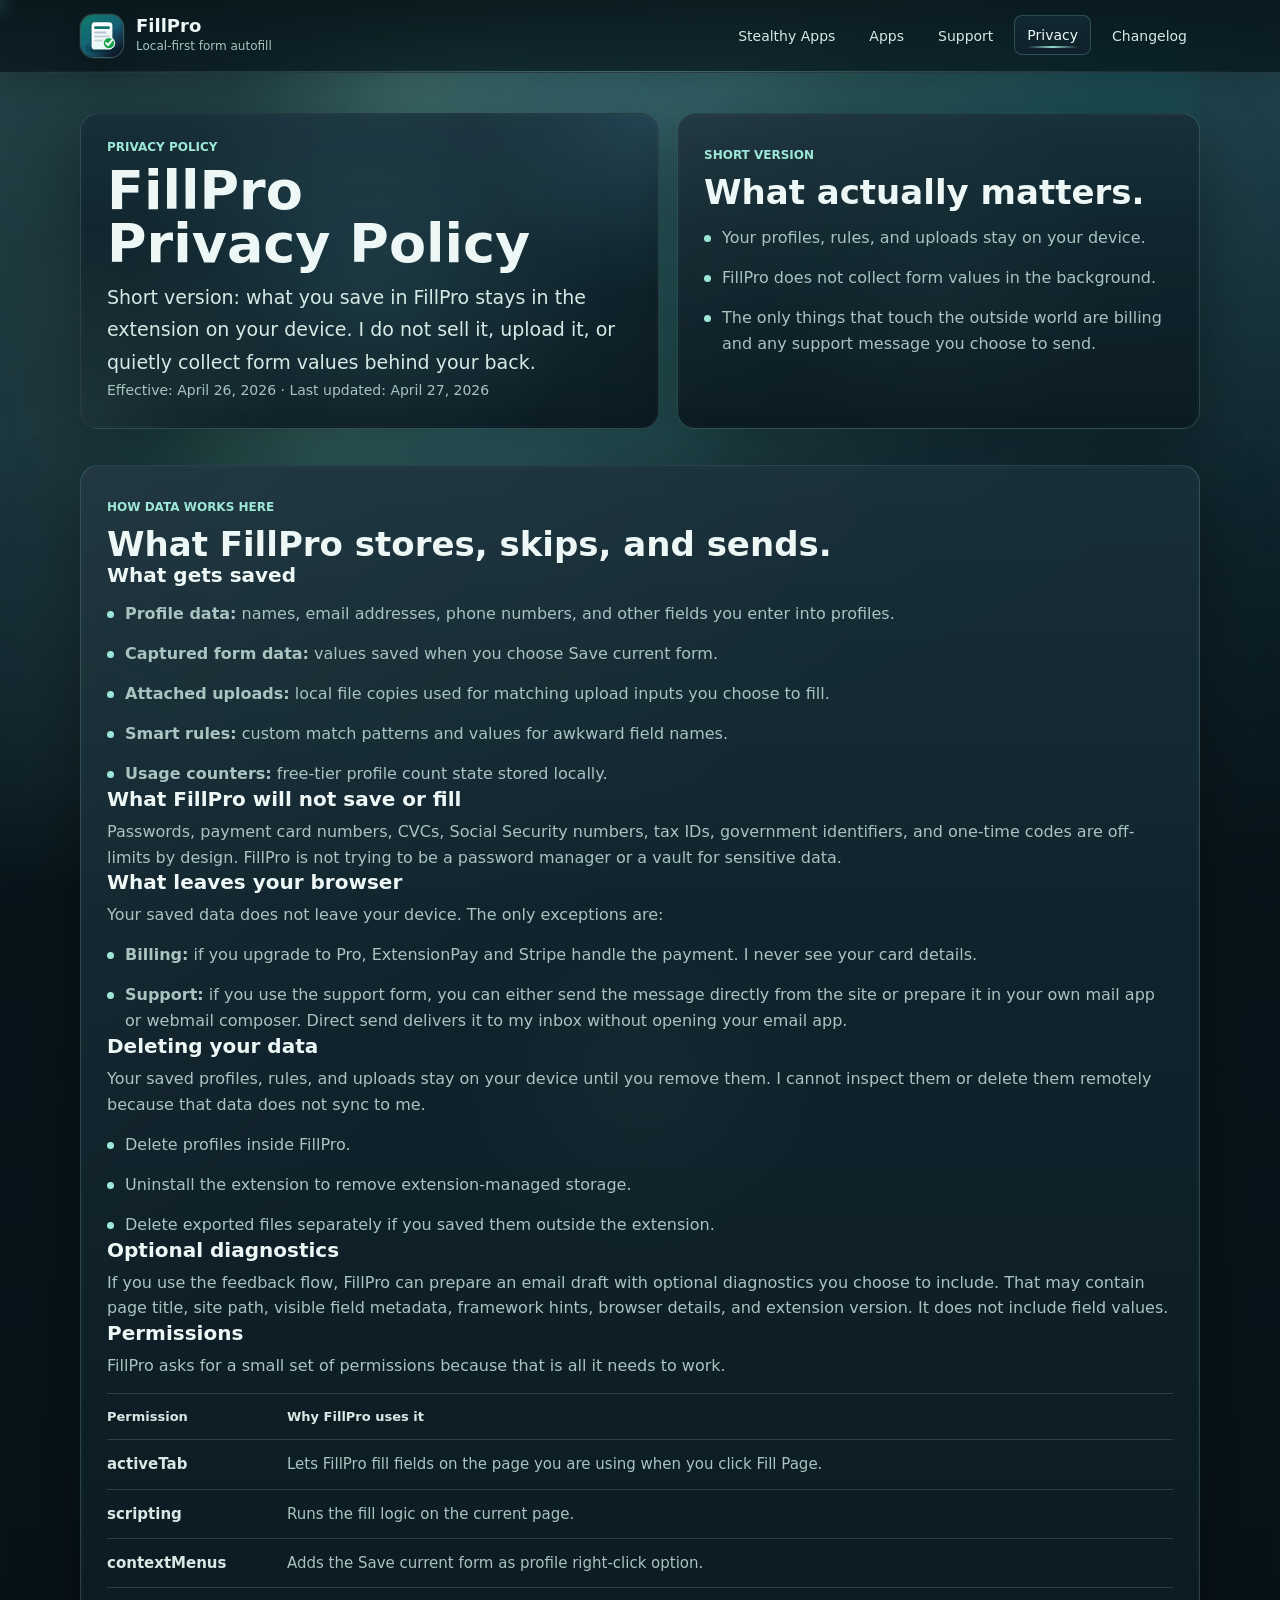
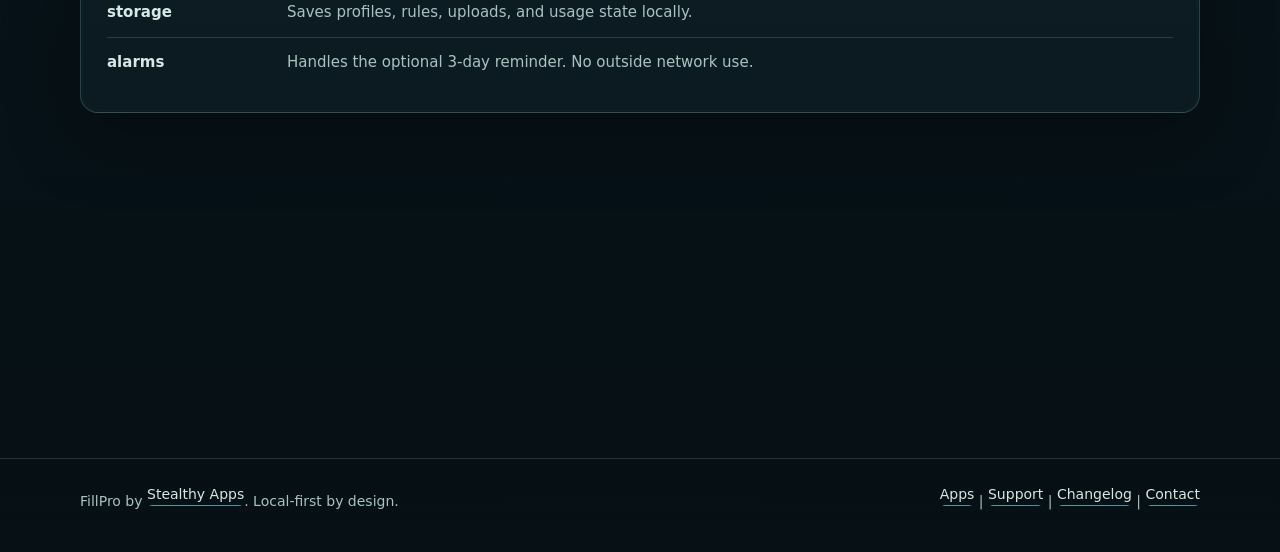
<file: apps/fillpro/privacy.html>
<!doctype html>
<html lang="en">
<head>
  <meta charset="utf-8">
  <meta name="viewport" content="width=device-width, initial-scale=1">
  <title>FillPro Privacy — Stealthy Apps</title>
  <meta name="description" content="Plain-English privacy notes for FillPro. What stays local, what gets skipped, and the only times anything leaves your browser.">
  <meta name="referrer" content="no-referrer">
  <meta http-equiv="Content-Security-Policy" content="default-src 'self'; base-uri 'self'; object-src 'none'; script-src 'self'; style-src 'self'; img-src 'self' data:; connect-src 'none'; upgrade-insecure-requests">
  <meta name="theme-color" content="#0b1a23">
  <link rel="canonical" href="https://stealthyapps.com/apps/fillpro/privacy.html">
  <link rel="icon" href="/assets/fillpro-logo.svg" type="image/svg+xml">
  <link rel="stylesheet" href="/styles.css">

  <meta property="og:type" content="article">
  <meta property="og:title" content="FillPro Privacy Policy">
  <meta property="og:description" content="Local-only data, no background collection, narrow permissions.">
  <meta property="og:url" content="https://stealthyapps.com/apps/fillpro/privacy.html">
  <meta property="og:image" content="https://stealthyapps.com/assets/fillpro-logo.svg">
  <meta name="twitter:card" content="summary">

  <script type="application/ld+json">
  {
    "@context": "https://schema.org",
    "@type": "PrivacyPolicy",
    "name": "FillPro Privacy Policy",
    "url": "https://stealthyapps.com/apps/fillpro/privacy.html",
    "publisher": { "@type": "Organization", "name": "Stealthy Apps" }
  }
  </script>
</head>
<body>
  <header class="site-header">
    <nav class="nav" aria-label="Main navigation">
      <a class="brand" href="/">
        <img class="brand-logo" src="/assets/fillpro-logo.svg" alt="FillPro logo" width="48" height="48" decoding="async">
        <span class="brand-lockup">
          <span class="brand-title">FillPro</span>
          <span class="brand-subtitle">Local-first form autofill</span>
        </span>
      </a>
      <div class="nav-links">
        <a href="/">Stealthy Apps</a>
        <a href="/#apps">Apps</a>
        <a href="support.html">Support</a>
        <a href="privacy.html" aria-current="page">Privacy</a>
        <a href="changelog.html">Changelog</a>
      </div>
    </nav>
  </header>

  <main class="page">
    <section class="page-hero">
      <div class="surface page-hero-copy">
        <div class="page-intro">
          <p class="eyebrow">Privacy Policy</p>
          <h1>FillPro Privacy Policy</h1>
          <p class="lead">Short version: what you save in FillPro stays in the extension on your device. I do not sell it, upload it, or quietly collect form values behind your back.</p>
        </div>
        <p class="meta">Effective: April 26, 2026 · Last updated: April 27, 2026</p>
      </div>

      <article class="boundary-card mini-card">
        <div class="page-intro">
          <p class="eyebrow">Short version</p>
          <h2>What actually matters.</h2>
        </div>
        <ul class="list-check">
          <li>Your profiles, rules, and uploads stay on your device.</li>
          <li>FillPro does not collect form values in the background.</li>
          <li>The only things that touch the outside world are billing and any support message you choose to send.</li>
        </ul>
      </article>
    </section>

    <section class="section-shell">
      <article class="boundary-card">
        <div class="page-intro">
          <p class="eyebrow">How data works here</p>
          <h2>What FillPro stores, skips, and sends.</h2>
        </div>

        <h3>What gets saved</h3>
        <ul class="list-check">
          <li><strong>Profile data:</strong> names, email addresses, phone numbers, and other fields you enter into profiles.</li>
          <li><strong>Captured form data:</strong> values saved when you choose Save current form.</li>
          <li><strong>Attached uploads:</strong> local file copies used for matching upload inputs you choose to fill.</li>
          <li><strong>Smart rules:</strong> custom match patterns and values for awkward field names.</li>
          <li><strong>Usage counters:</strong> free-tier profile count state stored locally.</li>
        </ul>

        <h3>What FillPro will not save or fill</h3>
        <p>Passwords, payment card numbers, CVCs, Social Security numbers, tax IDs, government identifiers, and one-time codes are off-limits by design. FillPro is not trying to be a password manager or a vault for sensitive data.</p>

        <h3>What leaves your browser</h3>
        <p>Your saved data does not leave your device. The only exceptions are:</p>
        <ul class="list-check">
          <li><strong>Billing:</strong> if you upgrade to Pro, ExtensionPay and Stripe handle the payment. I never see your card details.</li>
          <li><strong>Support:</strong> if you use the support form, you can either send the message directly from the site or prepare it in your own mail app or webmail composer. Direct send delivers it to my inbox without opening your email app.</li>
        </ul>

        <h3>Deleting your data</h3>
        <p>Your saved profiles, rules, and uploads stay on your device until you remove them. I cannot inspect them or delete them remotely because that data does not sync to me.</p>
        <ul class="list-check">
          <li>Delete profiles inside FillPro.</li>
          <li>Uninstall the extension to remove extension-managed storage.</li>
          <li>Delete exported files separately if you saved them outside the extension.</li>
        </ul>

        <h3>Optional diagnostics</h3>
        <p>If you use the feedback flow, FillPro can prepare an email draft with optional diagnostics you choose to include. That may contain page title, site path, visible field metadata, framework hints, browser details, and extension version. It does not include field values.</p>

        <h3>Permissions</h3>
        <p>FillPro asks for a small set of permissions because that is all it needs to work.</p>
        <table class="permissions-table">
          <thead>
            <tr>
              <th>Permission</th>
              <th>Why FillPro uses it</th>
            </tr>
          </thead>
          <tbody>
            <tr>
              <td><strong>activeTab</strong></td>
              <td>Lets FillPro fill fields on the page you are using when you click Fill Page.</td>
            </tr>
            <tr>
              <td><strong>scripting</strong></td>
              <td>Runs the fill logic on the current page.</td>
            </tr>
            <tr>
              <td><strong>contextMenus</strong></td>
              <td>Adds the Save current form as profile right-click option.</td>
            </tr>
            <tr>
              <td><strong>storage</strong></td>
              <td>Saves profiles, rules, uploads, and usage state locally.</td>
            </tr>
            <tr>
              <td><strong>alarms</strong></td>
              <td>Handles the optional 3-day reminder. No outside network use.</td>
            </tr>
          </tbody>
        </table>
      </article>
    </section>

    <section class="boundary-card">
      <div class="page-intro">
        <p class="eyebrow">Contact</p>
        <h2>Need a privacy answer?</h2>
      </div>
      <p>Use the <a href="support.html#contact">support page contact form</a> and choose the Privacy topic. You can send directly to the right inbox or use your default mail app, Gmail, Outlook, Yahoo, and copy options. If your question is about deleting FillPro data, I can explain the steps, but I cannot remove anything remotely because the extension keeps it on your device.</p>
      <p class="small">FillPro is published by Stealthy Apps. Built by Karl.</p>
    </section>
  </main>

  <footer>
    <div class="footer-inner">
      <span>FillPro by <a href="/">Stealthy Apps</a>. Local-first by design.</span>
      <span><a href="/#apps">Apps</a> | <a href="support.html">Support</a> | <a href="changelog.html">Changelog</a> | <a href="support.html#contact">Contact</a></span>
    </div>
  </footer>
  <script src="/site.js?v=hero-spotlight-v3" defer></script>
</body>
</html>
</file>
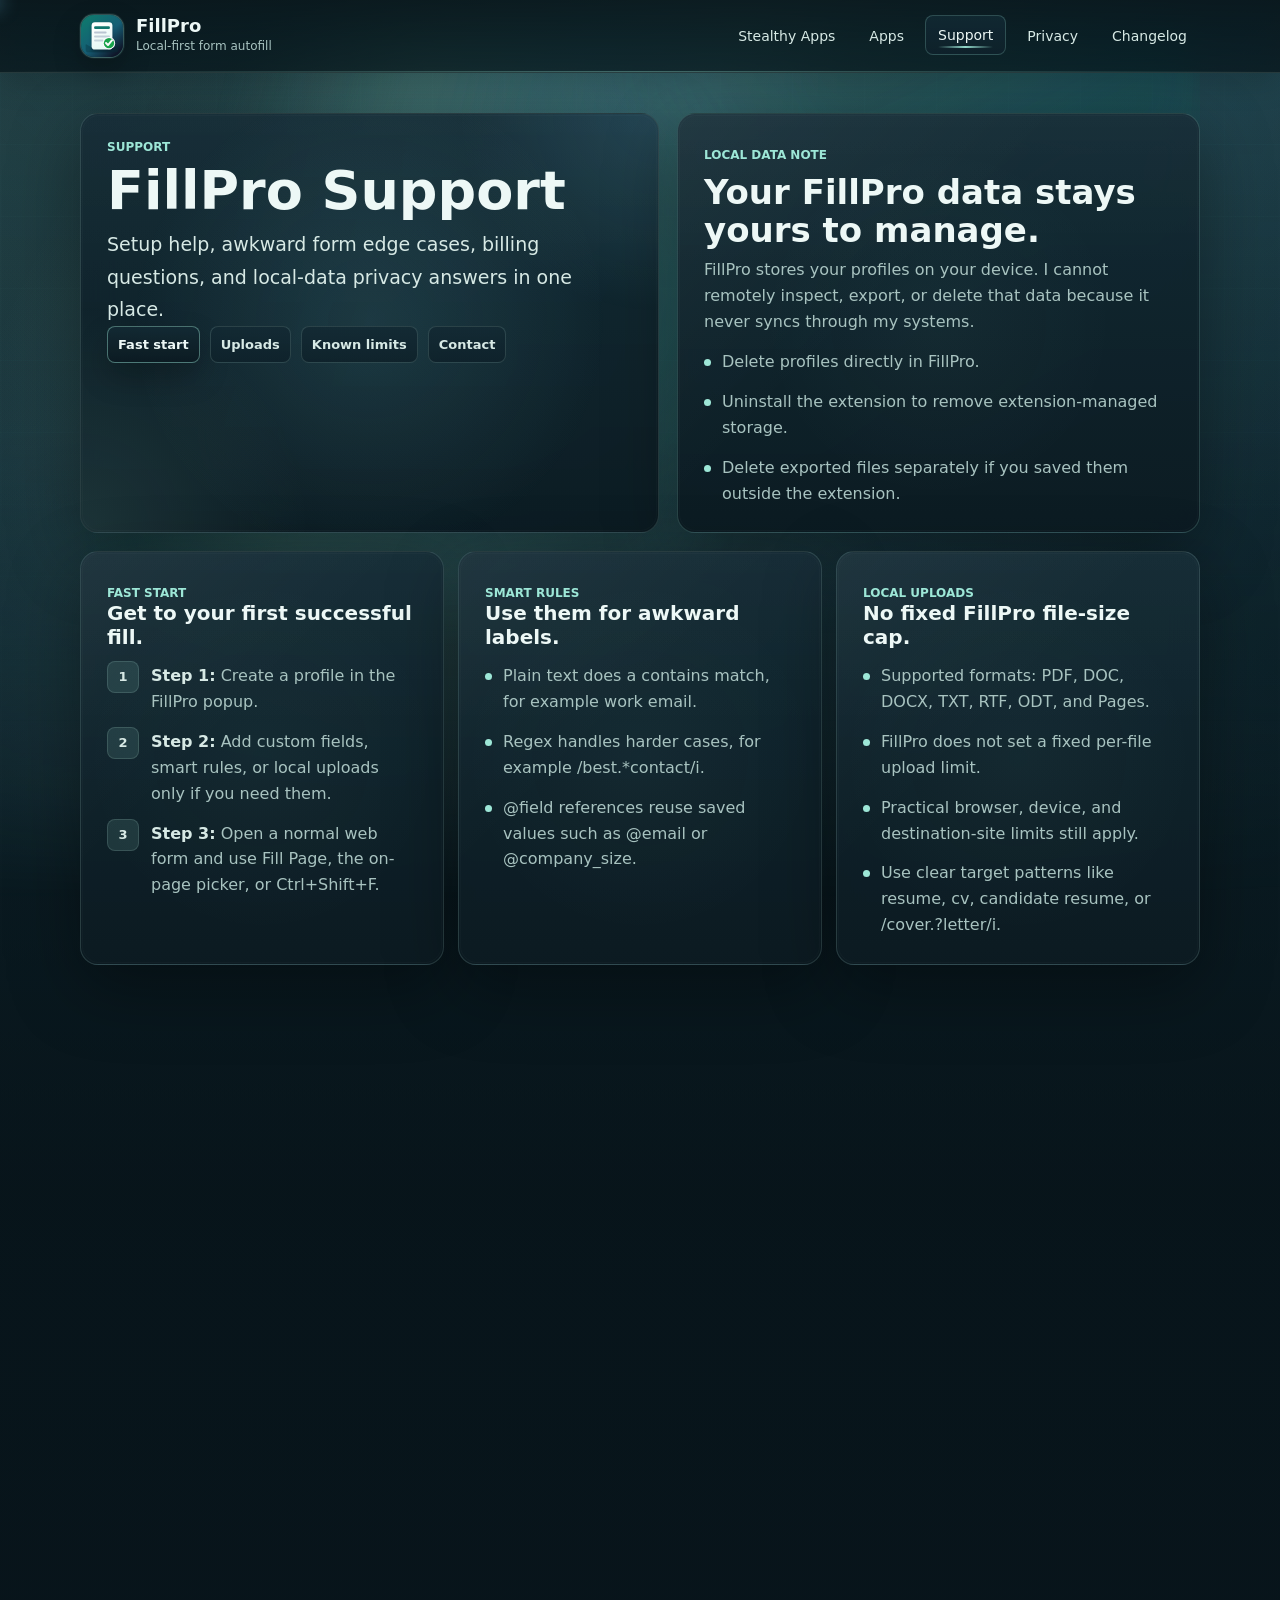
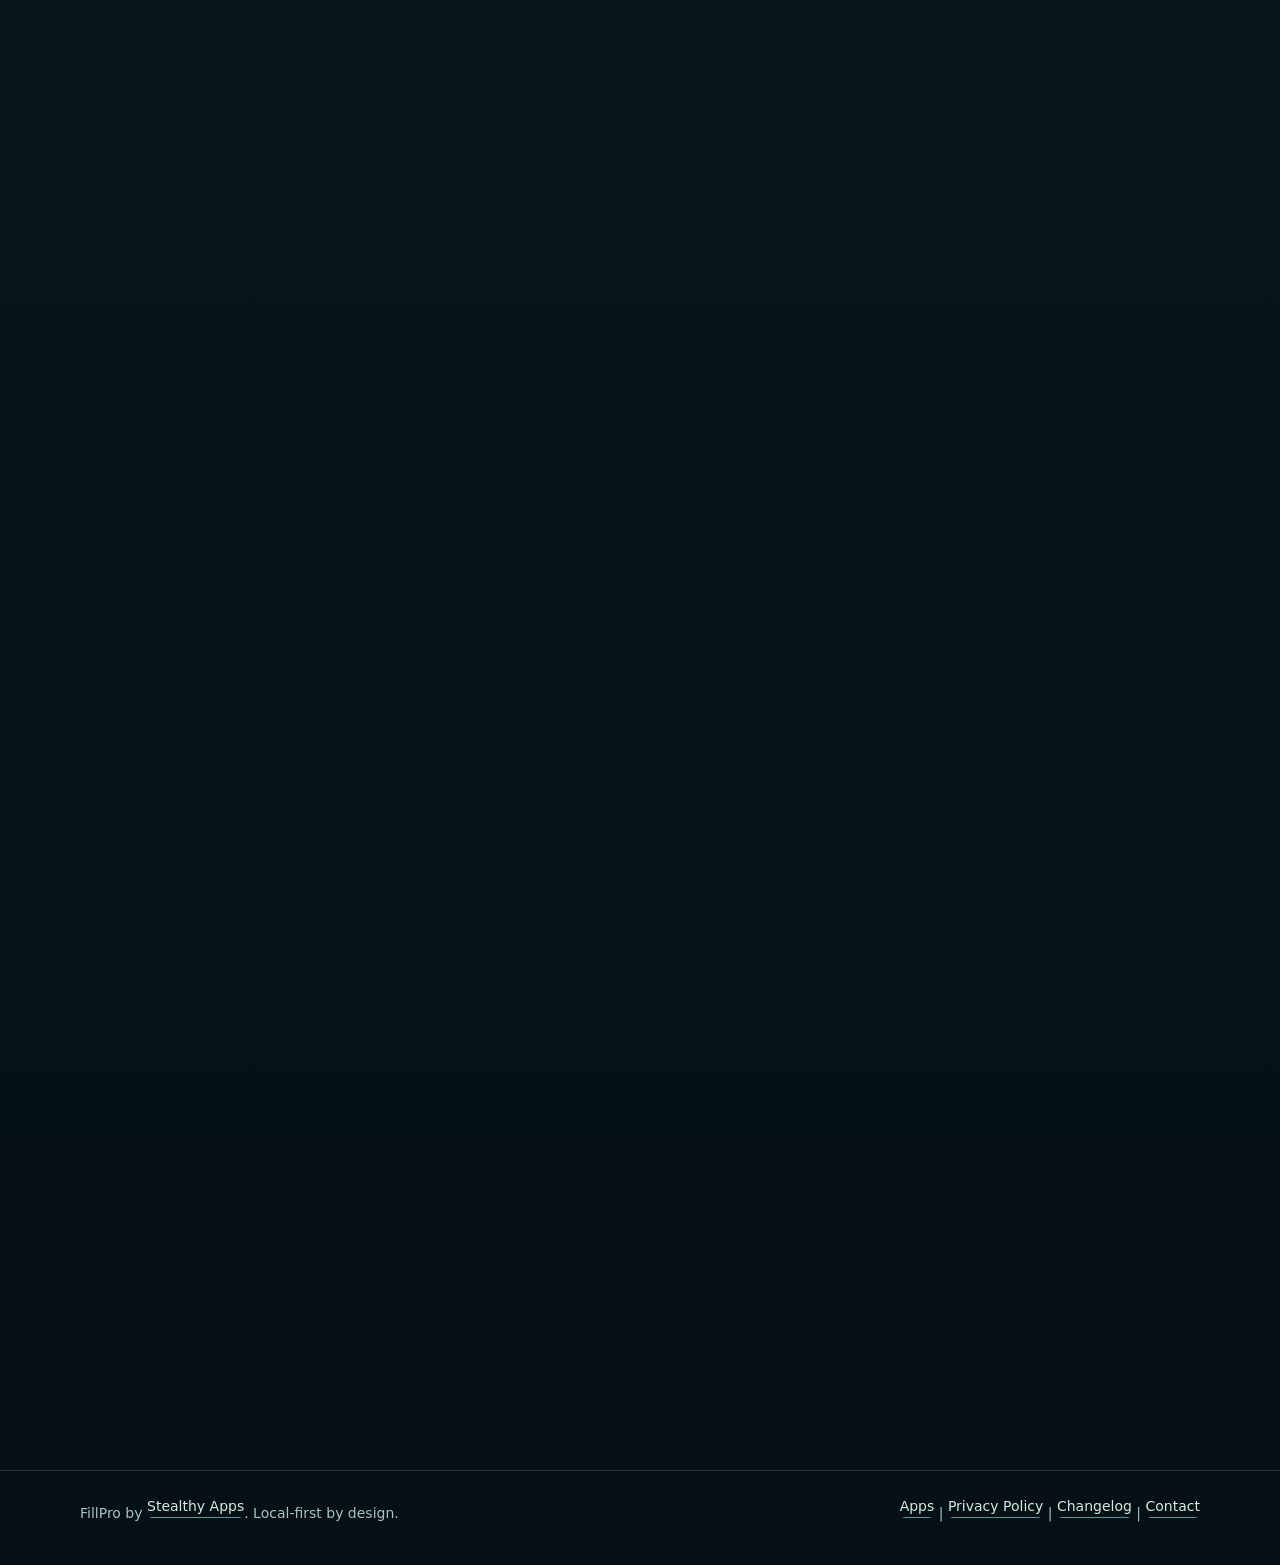
<file: apps/fillpro/support.html>
﻿<!doctype html>
<html lang="en">
<head>
  <meta charset="utf-8">
  <meta name="viewport" content="width=device-width, initial-scale=1">
  <title>FillPro Support — Stealthy Apps</title>
  <meta name="description" content="FillPro support: setup help, smart rules, local uploads, known browser limits, billing questions, privacy answers, and local-data help.">
  <link rel="canonical" href="https://stealthyapps.com/apps/fillpro/support.html">
  <meta name="referrer" content="no-referrer">
  <meta http-equiv="Content-Security-Policy" content="default-src 'self'; base-uri 'self'; object-src 'none'; script-src 'self'; style-src 'self'; img-src 'self' data:; connect-src 'self' https://formsubmit.co; upgrade-insecure-requests">
  <meta name="theme-color" content="#0b1a23">
  <link rel="icon" href="/assets/fillpro-logo.svg" type="image/svg+xml">
  <link rel="stylesheet" href="/styles.css">
</head>
<body>
  <header class="site-header">
    <nav class="nav" aria-label="Main navigation">
      <a class="brand" href="/">
        <img class="brand-logo" src="/assets/fillpro-logo.svg" alt="FillPro logo" width="48" height="48" decoding="async">
        <span class="brand-lockup">
          <span class="brand-title">FillPro</span>
          <span class="brand-subtitle">Local-first form autofill</span>
        </span>
      </a>
      <div class="nav-links">
        <a href="/">Stealthy Apps</a>
        <a href="/#apps">Apps</a>
        <a href="support.html" aria-current="page">Support</a>
        <a href="privacy.html">Privacy</a>
        <a href="changelog.html">Changelog</a>
      </div>
    </nav>
  </header>

  <main class="page">
    <section class="page-hero">
      <div class="surface page-hero-copy">
        <div class="page-intro">
          <p class="eyebrow">Support</p>
          <h1>FillPro Support</h1>
          <p class="lead">Setup help, awkward form edge cases, billing questions, and local-data privacy answers in one place.</p>
        </div>
        <div class="quick-links" aria-label="Jump to sections">
          <a class="quick-link" href="#start">Fast start</a>
          <a class="quick-link" href="#uploads">Uploads</a>
          <a class="quick-link" href="#limits">Known limits</a>
          <a class="quick-link" href="#contact">Contact</a>
        </div>
      </div>

      <article class="boundary-card mini-card">
        <div class="page-intro">
          <p class="eyebrow">Local data note</p>
          <h2>Your FillPro data stays yours to manage.</h2>
        </div>
        <p>FillPro stores your profiles on your device. I cannot remotely inspect, export, or delete that data because it never syncs through my systems.</p>
        <ul class="list-check">
          <li>Delete profiles directly in FillPro.</li>
          <li>Uninstall the extension to remove extension-managed storage.</li>
          <li>Delete exported files separately if you saved them outside the extension.</li>
        </ul>
      </article>
    </section>

    <section class="support-grid">
      <article class="support-card" id="start">
        <p class="eyebrow">Fast start</p>
        <h3>Get to your first successful fill.</h3>
        <ol class="step-list">
          <li><strong>Step 1:</strong> Create a profile in the FillPro popup.</li>
          <li><strong>Step 2:</strong> Add custom fields, smart rules, or local uploads only if you need them.</li>
          <li><strong>Step 3:</strong> Open a normal web form and use Fill Page, the on-page picker, or Ctrl+Shift+F.</li>
        </ol>
      </article>

      <article class="support-card">
        <p class="eyebrow">Smart rules</p>
        <h3>Use them for awkward labels.</h3>
        <ul class="list-check">
          <li>Plain text does a contains match, for example work email.</li>
          <li>Regex handles harder cases, for example /best.*contact/i.</li>
          <li>@field references reuse saved values such as @email or @company_size.</li>
        </ul>
      </article>

      <article class="support-card" id="uploads">
        <p class="eyebrow">Local uploads</p>
        <h3>No fixed FillPro file-size cap.</h3>
        <ul class="list-check">
          <li>Supported formats: PDF, DOC, DOCX, TXT, RTF, ODT, and Pages.</li>
          <li>FillPro does not set a fixed per-file upload limit.</li>
          <li>Practical browser, device, and destination-site limits still apply.</li>
          <li>Use clear target patterns like resume, cv, candidate resume, or /cover.?letter/i.</li>
        </ul>
      </article>

      <article class="support-card" id="limits">
        <p class="eyebrow">Known limits</p>
        <h3>Known browser and site limits.</h3>
        <ul class="list-check">
          <li>Sites behind CAPTCHA, bot checks, or human verification must be cleared manually first.</li>
          <li>Cross-origin embedded forms can stay unreachable under Chrome's privacy-first activeTab model.</li>
          <li>Browser-native PDF tabs are not fillable like normal HTML forms.</li>
          <li>Payment cards, CVC, passwords, SSNs, tax IDs, and one-time codes are skipped by design.</li>
        </ul>
      </article>

      <article class="support-card">
        <p class="eyebrow">Expectation check</p>
        <h3>What FillPro will not try to do.</h3>
        <ul class="list-check">
          <li>Not a password manager, payment autofill tool, or sensitive-data vault.</li>
          <li>Not random fake-data generation. QA testers can create dedicated test profiles instead.</li>
          <li>Not automatic page-load filling. You stay in control with Fill Page, the picker, or Ctrl+Shift+F.</li>
          <li>Not cloud sync. Profiles stay local; Pro import/export can move profiles manually.</li>
          <li>Not guaranteed to control custom dropdowns or date pickers when a site hides the real field.</li>
        </ul>
      </article>

      <article class="support-card">
        <p class="eyebrow">Troubleshooting</p>
        <h3>When a form is close but not quite there.</h3>
        <ul class="list-check">
          <li>If nothing fills, wait until the real form is visible, then try again.</li>
          <li>If the wrong field was matched, add a smart rule for that site-specific label.</li>
          <li>If a multi-step form changes after the first step, fill again after the next step appears.</li>
          <li>If a custom dropdown or date picker does not fill, select it manually and report the site so it can be reviewed.</li>
          <li>If an upload field is missed, make the file pattern more explicit.</li>
          <li>If the page is dynamic, try the on-page picker after the form fully appears.</li>
        </ul>
      </article>

      <article class="support-card">
        <p class="eyebrow">Billing / Pro</p>
        <h3>What changes when you upgrade.</h3>
        <ul class="list-check">
          <li>Free mode includes 3 saved profiles.</li>
          <li>Pro adds more saved profiles, import/export, and duplication.</li>
          <li>Payments are handled by ExtensionPay and Stripe.</li>
          <li>Free-use profile data still stays local on your device.</li>
        </ul>
      </article>
    </section>

    <section class="contact-card" id="contact">
      <div class="page-intro">
        <p class="eyebrow">Contact</p>
        <h2>Tell me what happened.</h2>
        <p>Use this form for FillPro help, billing questions, or privacy questions. I can explain what stays local and how to clear it, but I cannot access or delete your FillPro data remotely.</p>
      </div>

      <form class="contact-form" data-contact-form data-contact-context="support" novalidate>
        <fieldset class="field-row contact-fieldset">
          <legend>Your details</legend>
          <div class="field">
            <label for="contactName">Name</label>
            <input id="contactName" name="contactName" type="text" autocomplete="name" placeholder="Your name">
          </div>
          <div class="field">
            <label for="contactReply">Email for replies</label>
            <input id="contactReply" name="contactReply" type="email" autocomplete="email" placeholder="you@example.com">
          </div>
        </fieldset>

        <fieldset class="field-row contact-fieldset">
          <legend>Message details</legend>
          <div class="field">
            <label for="contactTopic">Topic</label>
            <select id="contactTopic" name="contactTopic" required>
              <option value="support">Support</option>
              <option value="billing">Billing / Pro</option>
              <option value="privacy">Privacy</option>
            </select>
          </div>
          <div class="field">
            <label for="contactReason">Reason</label>
            <select id="contactReason" name="contactReason" required></select>
          </div>
        </fieldset>

        <div class="field">
          <label for="contactMessage">Message</label>
          <textarea id="contactMessage" name="contactMessage" placeholder="What happened, what you expected, and what you need next." required></textarea>
        </div>

        <div class="field field-honeypot" aria-hidden="true">
          <label for="contactWebsite">Leave this field empty</label>
          <input id="contactWebsite" name="website" type="text" tabindex="-1" autocomplete="off" data-contact-honey>
        </div>

        <div class="direct-panel">
          <p class="small"><strong>Direct send:</strong> This sends your message to the right FillPro inbox from this page. It does not open your email app.</p>
          <label class="consent-check" for="contactDirectConsent">
            <input id="contactDirectConsent" name="contactDirectConsent" type="checkbox" data-direct-consent>
            <span>I understand this goes straight to Stealthy Apps for FillPro support. I will not send sensitive information, and I am responsible for what I choose to share.</span>
          </label>
          <p class="small">Prefer your own mail app instead? Use Email App.</p>
        </div>

        <div class="contact-meta">
          <p class="helper" data-recipient-note></p>
          <div class="compose-actions">
            <button class="button primary" type="submit" data-contact-action="direct">Send Directly</button>
            <button class="button" type="submit" data-contact-action="compose">Use Email App</button>
          </div>
        </div>
        <p class="small" data-contact-status aria-live="polite">Choose how you want to send this. Send Directly stays on this page. Use Email App opens your mail app or webmail.</p>

        <div class="compose-panel" data-email-options hidden>
          <p class="small compose-intro">Prefer to send it yourself? Use one of these options.</p>
          <div class="compose-actions">
            <a class="button primary" data-compose-link="default" href="#contact">Default Mail App</a>
            <a class="button" data-compose-link="gmail" href="#contact" target="_blank" rel="noopener noreferrer">Gmail</a>
            <a class="button" data-compose-link="outlook" href="#contact" target="_blank" rel="noopener noreferrer">Outlook</a>
            <a class="button" data-compose-link="yahoo" href="#contact" target="_blank" rel="noopener noreferrer">Yahoo</a>
            <button class="button" type="button" data-compose-copy>Copy Details</button>
          </div>
          <p class="small compose-summary" data-compose-summary></p>
        </div>
      </form>

      <p class="small">Use the Privacy topic for data storage, local deletion steps, or billing-privacy questions. For the plain-English policy itself, see the <a href="privacy.html">FillPro Privacy Policy</a>.</p>
    </section>
  </main>

  <footer>
    <div class="footer-inner">
      <span>FillPro by <a href="/">Stealthy Apps</a>. Local-first by design.</span>
      <span><a href="/#apps">Apps</a> | <a href="privacy.html">Privacy Policy</a> | <a href="changelog.html">Changelog</a> | <a href="#contact">Contact</a></span>
    </div>
  </footer>
  <script src="/site.js?v=hero-spotlight-v3" defer></script>
  <script src="/contact.js?v=contact-direct-send-v3"></script>
</body>
</html>
</file>
<file: styles.css>
:root {
  --bg: #071217;
  --bg-2: #0b1a20;
  --surface: #0f222b;
  --surface-2: #132a34;
  --surface-3: #f5fbfa;
  --surface-glass: rgba(15, 34, 43, 0.72);
  --surface-glass-strong: rgba(19, 42, 52, 0.82);
  --text: #edf8f6;
  --soft: #d7e9e5;
  --muted: #a8c3c0;
  --line: rgba(185, 226, 218, 0.16);
  --line-strong: rgba(185, 226, 218, 0.28);
  --brand: #9de7d7;
  --brand-2: #75d8ff;
  --brand-3: rgba(157, 231, 215, 0.34);
  --brand-dark: #0f766e;
  --good: #16a34a;
  --ink: #08212b;
  --max: 1120px;
  --copy: 720px;
  --radius: 8px;
  --radius-lg: 18px;
  --spot-x: 50%;
  --spot-y: 50%;
  --spot-alpha: 0.035;
  --shadow: 0 18px 42px rgba(0, 0, 0, 0.28);
  --shadow-soft: 0 22px 70px rgba(0, 0, 0, 0.36);
  --shadow-brand: 0 24px 70px rgba(17, 121, 115, 0.22);
  --ease-out: cubic-bezier(0.2, 0.75, 0.2, 1);
}

* {
  box-sizing: border-box;
}

html {
  color-scheme: dark;
  scroll-behavior: smooth;
  scroll-padding-top: 150px;
}

body {
  position: relative;
  margin: 0;
  min-height: 100vh;
  background:
    linear-gradient(180deg, rgba(16, 43, 52, 0.92) 0%, rgba(7, 18, 23, 0.38) 38%, transparent 72%),
    linear-gradient(180deg, #071217 0%, #08161d 42%, #061015 100%);
  color: var(--text);
  font: 16px/1.62 ui-sans-serif, system-ui, -apple-system, BlinkMacSystemFont, "Segoe UI", sans-serif;
  letter-spacing: 0;
  overflow-x: clip;
}

body::before,
body::after {
  content: "";
  position: fixed;
  inset: 0;
  pointer-events: none;
  z-index: 0;
}

body::before {
  background:
    linear-gradient(rgba(157, 231, 215, 0.07) 1px, transparent 1px),
    linear-gradient(90deg, rgba(157, 231, 215, 0.06) 1px, transparent 1px);
  background-size: 72px 72px;
  mask-image: linear-gradient(180deg, rgba(0, 0, 0, 0.92), rgba(0, 0, 0, 0.7) 48%, transparent 94%);
  opacity: 0.32;
}

body::after {
  background:
    linear-gradient(116deg, transparent 0 12%, rgba(157, 231, 215, 0.22) 31%, rgba(117, 216, 255, 0.12) 43%, transparent 66% 100%),
    linear-gradient(42deg, transparent 0 16%, rgba(117, 216, 255, 0.14) 38%, rgba(157, 231, 215, 0.1) 52%, transparent 74% 100%),
    linear-gradient(180deg, rgba(157, 231, 215, 0.08), transparent 58%);
  background-size: 185% 185%, 165% 165%, 100% 100%;
  background-position: 18% 8%, 82% 14%, center;
  mask-image: linear-gradient(180deg, rgba(0, 0, 0, 0.96), rgba(0, 0, 0, 0.88) 48%, rgba(0, 0, 0, 0.28) 88%, transparent 100%);
  opacity: 1;
  animation: ambientField 18s ease-in-out infinite alternate;
  will-change: background-position, opacity;
}

.site-header,
main,
footer {
  position: relative;
  z-index: 1;
}

main::before {
  content: "";
  position: absolute;
  left: 0;
  top: -96px;
  z-index: -1;
  width: 100%;
  height: 680px;
  pointer-events: none;
  background:
    linear-gradient(104deg, transparent 0 14%, rgba(157, 231, 215, 0.22) 28%, rgba(117, 216, 255, 0.15) 42%, transparent 62% 100%),
    linear-gradient(154deg, transparent 0 30%, rgba(15, 118, 110, 0.2) 52%, transparent 75% 100%);
  filter: blur(24px) saturate(120%);
  opacity: 0.94;
  mask-image: linear-gradient(180deg, transparent 0%, rgba(0, 0, 0, 0.92) 14%, rgba(0, 0, 0, 0.84) 68%, transparent 100%);
  animation: heroAurora 16s ease-in-out infinite alternate;
}

img {
  display: block;
  max-width: 100%;
}

a {
  color: inherit;
  text-decoration: none;
}

a:hover {
  text-decoration: none;
}

.site-header {
  position: sticky;
  top: 0;
  z-index: 30;
  background: linear-gradient(180deg, rgba(7, 18, 23, 0.86), rgba(7, 18, 23, 0.72));
  backdrop-filter: blur(18px) saturate(135%);
  border-bottom: 1px solid var(--line);
  box-shadow: 0 10px 30px rgba(0, 0, 0, 0.16);
}

.site-header::after {
  content: "";
  position: absolute;
  inset: auto 0 0;
  height: 1px;
  background: linear-gradient(90deg, transparent, rgba(157, 231, 215, 0.34), transparent);
}

.nav,
main,
.footer-inner {
  width: min(var(--max), calc(100% - 40px));
  margin: 0 auto;
}

.nav {
  display: flex;
  align-items: center;
  justify-content: space-between;
  gap: 22px;
  padding: 14px 0;
  position: relative;
}

.brand {
  display: inline-flex;
  align-items: center;
  gap: 12px;
  min-width: 0;
  border-radius: 18px;
  transition: transform 220ms var(--ease-out);
}

.brand:hover {
  transform: translateY(-1px);
}

.brand-logo {
  width: 44px;
  height: 44px;
  border-radius: 14px;
  border: 1px solid rgba(157, 231, 215, 0.24);
  background: linear-gradient(180deg, rgba(157, 231, 215, 0.14), rgba(117, 216, 255, 0.04));
  box-shadow: 0 12px 28px rgba(0, 0, 0, 0.24), 0 0 0 1px rgba(157, 231, 215, 0.08);
  flex: 0 0 auto;
  transition: border-color 220ms ease, box-shadow 220ms ease, outline-color 220ms ease, transform 220ms var(--ease-out);
}

.brand:hover .brand-logo {
  outline: 2px solid rgba(157, 231, 215, 0.26);
  outline-offset: 4px;
  border-color: rgba(157, 231, 215, 0.58);
  box-shadow: 0 16px 34px rgba(0, 0, 0, 0.3), 0 0 26px rgba(157, 231, 215, 0.16);
  transform: rotate(-2deg) scale(1.025);
  animation: logoOutlinePulse 1.45s ease-in-out infinite;
}

.brand:hover .brand-title {
  color: #f7fffd;
}

.brand-lockup {
  display: flex;
  flex-direction: column;
  gap: 1px;
}

.brand-title {
  color: var(--text);
  font-size: 18px;
  line-height: 1.1;
  font-weight: 800;
}

.brand-subtitle {
  color: var(--muted);
  font-size: 12px;
}

.nav-links {
  display: flex;
  flex-wrap: wrap;
  align-items: center;
  justify-content: flex-end;
  gap: 8px;
}

.nav-links a {
  min-height: 38px;
  padding: 8px 12px;
  border-radius: var(--radius);
  color: var(--soft);
  font-size: 14px;
  border: 1px solid transparent;
  position: relative;
  overflow: hidden;
  transition:
    color 180ms ease,
    border-color 180ms ease,
    background 180ms ease,
    transform 180ms var(--ease-out);
}

.nav-links a::before {
  content: "";
  position: absolute;
  inset: 0;
  background: linear-gradient(110deg, transparent 18%, rgba(255, 255, 255, 0.18), transparent 72%);
  opacity: 0;
  transform: translateX(-130%);
  pointer-events: none;
}

.nav-links a::after {
  content: "";
  position: absolute;
  left: 12px;
  right: 12px;
  bottom: 6px;
  height: 2px;
  border-radius: 999px;
  background: linear-gradient(90deg, rgba(157, 231, 215, 0), rgba(157, 231, 215, 0.92), rgba(117, 216, 255, 0));
  transform: scaleX(0.2);
  opacity: 0;
  transition: transform 220ms var(--ease-out), opacity 220ms ease;
}

.nav-links a:hover,
.nav-links a[aria-current='page'] {
  background: linear-gradient(180deg, rgba(19, 42, 52, 0.86), rgba(15, 34, 43, 0.94));
  border-color: rgba(157, 231, 215, 0.22);
  color: var(--text);
  transform: translateY(-1px);
}

.nav-links a:hover::after,
.nav-links a[aria-current='page']::after {
  transform: scaleX(1);
  opacity: 1;
}

.nav-links a:hover::before {
  opacity: 1;
  animation: shineSweep 1.35s var(--ease-out) infinite;
}

main {
  position: relative;
  padding: 40px 0 80px;
}

.page {
  display: grid;
  gap: 18px;
}

.hero-grid,
.page-hero,
.split-layout {
  display: grid;
  grid-template-columns: minmax(0, 1.05fr) minmax(320px, 0.95fr);
  gap: 18px;
  align-items: stretch;
}

.surface,
.boundary-card,
.contact-card,
.feature-card,
.info-card,
.support-card,
.policy-card,
.release-card,
.mini-card,
.preview-shell,
.preview-card,
.mini-note {
  border: 1px solid var(--line);
  border-radius: var(--radius-lg);
  background:
    linear-gradient(180deg, rgba(255, 255, 255, 0.02), transparent 44%),
    linear-gradient(180deg, rgba(19, 42, 52, 0.94), rgba(12, 27, 34, 0.98));
  box-shadow: var(--shadow-soft);
  position: relative;
  overflow: hidden;
  isolation: isolate;
  backdrop-filter: blur(16px) saturate(120%);
}

.surface::before,
.boundary-card::before,
.contact-card::before,
.feature-card::before,
.info-card::before,
.support-card::before,
.policy-card::before,
.release-card::before,
.mini-card::before,
.preview-shell::before,
.preview-card::before,
.mini-note::before {
  content: "";
  position: absolute;
  inset: 0;
  background:
    radial-gradient(420px circle at var(--spot-x) var(--spot-y), rgba(157, 231, 215, var(--spot-alpha)), transparent 42%),
    linear-gradient(135deg, rgba(255, 255, 255, 0.04), transparent 42%);
  opacity: 1;
  pointer-events: none;
  z-index: -1;
}

.surface::after,
.boundary-card::after,
.contact-card::after,
.feature-card::after,
.info-card::after,
.support-card::after,
.policy-card::after,
.release-card::after,
.mini-card::after,
.preview-shell::after,
.preview-card::after,
.mini-note::after {
  content: "";
  position: absolute;
  inset: 1px;
  border-radius: calc(var(--radius-lg) - 1px);
  border: 1px solid rgba(255, 255, 255, 0.02);
  pointer-events: none;
  z-index: -1;
}

.hero-copy,
.page-hero-copy,
.boundary-card,
.contact-card,
.feature-card,
.info-card,
.support-card,
.policy-card,
.release-card,
.mini-card {
  padding: 26px;
}

.hero-copy {
  display: flex;
  flex-direction: column;
  justify-content: space-between;
  gap: 20px;
}

.page-hero-copy {
  min-height: 100%;
}

.page-hero > * {
  position: relative;
}

.page-hero-copy::before,
.hero-copy::before {
  content: "";
  position: absolute;
  inset: -1px;
  border-radius: inherit;
  background:
    radial-gradient(560px circle at var(--spot-x) var(--spot-y), rgba(157, 231, 215, var(--spot-alpha)), transparent 44%),
    radial-gradient(460px circle at var(--spot-x) var(--spot-y), rgba(117, 216, 255, 0.08), transparent 52%),
    radial-gradient(circle at top right, rgba(117, 216, 255, 0.13), transparent 28%),
    radial-gradient(circle at bottom left, rgba(157, 231, 215, 0.12), transparent 32%);
  pointer-events: none;
  z-index: -1;
}

.page-intro,
.section-heading {
  display: grid;
  gap: 10px;
}

.section-shell {
  display: grid;
  gap: 18px;
  margin-top: 18px;
  position: relative;
}

.section-heading {
  max-width: var(--copy);
}

.eyebrow {
  margin: 0;
  color: var(--brand);
  font-size: 12px;
  line-height: 1.25;
  font-weight: 800;
  letter-spacing: 0;
  text-transform: uppercase;
}

h1,
h2,
h3,
p {
  margin: 0;
  letter-spacing: 0;
}

h1,
h2,
h3 {
  color: var(--text);
  font-weight: 800;
}

h1 {
  max-width: 720px;
  font-size: 54px;
  line-height: 0.98;
  text-wrap: balance;
}

h2 {
  font-size: 34px;
  line-height: 1.12;
  text-wrap: balance;
}

h3 {
  font-size: 20px;
  line-height: 1.2;
}

p {
  color: var(--muted);
}

.lead {
  max-width: 62ch;
  color: var(--soft);
  font-size: 19px;
  line-height: 1.72;
}

.actions,
.pill-row,
.quick-links,
.chip-row,
.tag-row,
.preview-tag-row,
.preview-action-row,
.contact-meta {
  display: flex;
  flex-wrap: wrap;
  gap: 10px;
}

.pill,
.quick-link,
.chip,
.preview-badge,
.release-badge,
.tag,
.preview-tag {
  display: inline-flex;
  align-items: center;
  justify-content: center;
  min-height: 34px;
  padding: 7px 10px;
  border-radius: var(--radius);
  border: 1px solid var(--line);
  background: linear-gradient(180deg, rgba(19, 42, 52, 0.9), rgba(15, 34, 43, 0.92));
  color: var(--soft);
  font-size: 13px;
  font-weight: 700;
  letter-spacing: 0;
  transition: transform 180ms var(--ease-out), border-color 180ms ease, color 180ms ease;
}

.quick-link:hover {
  border-color: rgba(157, 231, 215, 0.32);
  color: var(--text);
  transform: translateY(-1px);
}

.quick-link.is-active {
  border-color: rgba(157, 231, 215, 0.42);
  background: linear-gradient(180deg, rgba(19, 42, 52, 0.9), rgba(12, 27, 34, 0.96));
  color: var(--text);
  box-shadow: 0 14px 30px rgba(0, 0, 0, 0.24);
}

.button {
  display: inline-flex;
  align-items: center;
  justify-content: center;
  min-height: 44px;
  padding: 10px 16px;
  border: 1px solid rgba(157, 231, 215, 0.22);
  border-radius: 999px;
  background: linear-gradient(180deg, rgba(19, 42, 52, 0.9), rgba(12, 27, 34, 0.96));
  color: var(--text);
  font: 800 14px/1.2 inherit;
  cursor: pointer;
  position: relative;
  overflow: hidden;
  box-shadow: inset 0 1px 0 rgba(255, 255, 255, 0.03);
  transition:
    transform 200ms var(--ease-out),
    border-color 180ms ease,
    box-shadow 180ms ease,
    filter 180ms ease;
}

.button::before {
  content: "";
  position: absolute;
  inset: 0;
  background: linear-gradient(120deg, transparent 20%, rgba(255, 255, 255, 0.18), transparent 70%);
  transform: translateX(-120%);
  transition: transform 520ms var(--ease-out);
}

.button:hover {
  border-color: rgba(157, 231, 215, 0.56);
  transform: translateY(-2px);
  box-shadow: 0 18px 34px rgba(0, 0, 0, 0.28), 0 0 0 1px rgba(157, 231, 215, 0.08);
}

.button:hover::before {
  transform: translateX(120%);
}

.button.primary {
  color: #06131a;
  background: linear-gradient(135deg, #9de7d7, #75d8ff 115%);
  border-color: rgba(157, 231, 215, 0.8);
  box-shadow: var(--shadow-brand);
}

.hero-preview,
.preview-shell {
  display: flex;
}

.preview-shell {
  width: 100%;
  padding: 16px;
  flex-direction: column;
  gap: 14px;
  background: var(--surface-2);
}

.preview-header,
.preview-card-head,
.footer-inner,
.contact-meta {
  display: flex;
  align-items: center;
  justify-content: space-between;
  gap: 12px;
}

.preview-brand {
  display: inline-flex;
  align-items: center;
  gap: 10px;
  color: var(--soft);
  font-weight: 800;
}

.preview-brand img {
  width: 36px;
  height: 36px;
  border-radius: var(--radius);
}

.preview-badge,
.release-badge {
  font-size: 11px;
  text-transform: uppercase;
}

.preview-stack,
.preview-lines,
.preview-note-grid,
.feature-grid,
.info-grid,
.support-grid,
.policy-grid,
.release-grid,
.mini-grid,
.contact-form,
.field,
.field-row,
.list-check,
.step-list,
.clean-list,
.dense-list {
  display: grid;
  gap: 14px;
}

.preview-note-grid,
.feature-grid,
.info-grid,
.support-grid,
.policy-grid,
.release-grid {
  grid-template-columns: repeat(3, minmax(0, 1fr));
}

.feature-card,
.info-card,
.support-card,
.policy-card,
.release-card,
.boundary-card,
.mini-card,
.surface,
.contact-card {
  transition:
    transform 260ms var(--ease-out),
    border-color 220ms ease,
    box-shadow 220ms ease,
    background 220ms ease;
  contain: paint;
}

.feature-card:hover,
.info-card:hover,
.support-card:hover,
.policy-card:hover,
.release-card:hover,
.boundary-card:hover,
.mini-card:hover,
.surface:hover,
.contact-card:hover {
  transform: translateY(-4px);
  border-color: rgba(157, 231, 215, 0.3);
  box-shadow: 0 26px 64px rgba(0, 0, 0, 0.34), 0 0 0 1px rgba(157, 231, 215, 0.07);
  --spot-alpha: 0.14;
}

.coarse-pointer body::before {
  background-size: 58px 58px;
  opacity: 0.42;
}

.coarse-pointer body::after {
  background-size: 160% 160%, 148% 148%, 100% 100%;
  opacity: 0.96;
  animation-duration: 14s;
}

.coarse-pointer main::before {
  top: -72px;
  height: 620px;
  filter: blur(28px) saturate(136%);
  opacity: 1;
}

.coarse-pointer .page-hero-copy,
.coarse-pointer .hero-copy,
.coarse-pointer .boundary-card,
.coarse-pointer .contact-card,
.coarse-pointer .feature-card,
.coarse-pointer .info-card,
.coarse-pointer .support-card,
.coarse-pointer .policy-card,
.coarse-pointer .release-card,
.coarse-pointer .mini-card,
.coarse-pointer .surface {
  --spot-alpha: 0.072;
  box-shadow: 0 24px 58px rgba(0, 0, 0, 0.32), 0 0 0 1px rgba(157, 231, 215, 0.05);
}

.coarse-pointer .page-hero-copy,
.coarse-pointer .hero-copy {
  --spot-alpha: 0.12;
}

.coarse-pointer .feature-card.is-touch-active,
.coarse-pointer .info-card.is-touch-active,
.coarse-pointer .support-card.is-touch-active,
.coarse-pointer .policy-card.is-touch-active,
.coarse-pointer .release-card.is-touch-active,
.coarse-pointer .boundary-card.is-touch-active,
.coarse-pointer .mini-card.is-touch-active,
.coarse-pointer .surface.is-touch-active,
.coarse-pointer .contact-card.is-touch-active {
  transform: translateY(-3px) scale(0.995);
  border-color: rgba(157, 231, 215, 0.34);
  box-shadow: 0 28px 60px rgba(0, 0, 0, 0.36), 0 0 0 1px rgba(157, 231, 215, 0.09), 0 0 34px rgba(117, 216, 255, 0.08);
  --spot-alpha: 0.18;
}

.coarse-pointer .button:active,
.coarse-pointer .quick-link:active,
.coarse-pointer .nav-links a:active {
  transform: translateY(-1px) scale(0.985);
  border-color: rgba(157, 231, 215, 0.42);
  box-shadow: 0 16px 28px rgba(0, 0, 0, 0.26), 0 0 0 1px rgba(157, 231, 215, 0.08);
}

.coarse-pointer .button.primary:active {
  box-shadow: 0 20px 36px rgba(17, 121, 115, 0.28), 0 0 24px rgba(117, 216, 255, 0.18);
}

.meta a,
.footer-inner a,
.boundary-card p a,
.contact-card a,
.support-card a,
.info-card a,
.feature-card a,
.policy-card a,
.release-card a {
  position: relative;
  display: inline-block;
  border-radius: 5px;
  color: var(--soft);
  background-image: linear-gradient(90deg, rgba(157, 231, 215, 0.64), rgba(117, 216, 255, 0.64));
  background-position: 0 100%;
  background-repeat: no-repeat;
  background-size: 100% 1px;
  overflow: hidden;
  transition: color 180ms ease, background-size 180ms ease;
}

.meta a::before,
.footer-inner a::before,
.boundary-card p a::before,
.contact-card a::before,
.support-card a::before,
.info-card a::before,
.feature-card a::before,
.policy-card a::before,
.release-card a::before {
  content: "";
  position: absolute;
  inset: -2px -8px;
  background: linear-gradient(105deg, transparent 16%, rgba(255, 255, 255, 0.28), transparent 70%);
  opacity: 0;
  transform: translateX(-130%);
  pointer-events: none;
}

.meta a:hover,
.footer-inner a:hover,
.boundary-card p a:hover,
.contact-card a:hover,
.support-card a:hover,
.info-card a:hover,
.feature-card a:hover,
.policy-card a:hover,
.release-card a:hover {
  color: var(--text);
  background-size: 100% 2px;
}

.meta a:hover::before,
.footer-inner a:hover::before,
.boundary-card p a:hover::before,
.contact-card a:hover::before,
.support-card a:hover::before,
.info-card a:hover::before,
.feature-card a:hover::before,
.policy-card a:hover::before,
.release-card a:hover::before {
  opacity: 1;
  animation: shineSweep 1.5s var(--ease-out) infinite;
}

.preview-note-grid {
  grid-template-columns: repeat(2, minmax(0, 1fr));
}

.about-info-grid {
  grid-template-columns: repeat(2, minmax(280px, 360px));
  justify-content: center;
}

.about-info-grid .info-card {
  text-align: center;
}

.plan-grid {
  display: grid;
  grid-template-columns: repeat(2, minmax(0, 1fr));
  gap: 14px;
}

.preview-card {
  padding: 18px;
  background: var(--surface-3);
  color: var(--ink);
  box-shadow: 0 16px 30px rgba(0, 0, 0, 0.22);
}

.preview-card-head {
  margin-bottom: 14px;
  color: var(--ink);
  font-weight: 800;
}

.preview-default {
  min-height: 24px;
  padding: 4px 8px;
  border-radius: var(--radius);
  background: rgba(15, 118, 110, 0.12);
  color: var(--brand-dark);
  font-size: 11px;
  font-weight: 900;
}

.preview-lines {
  margin-bottom: 14px;
  gap: 9px;
}

.preview-lines span {
  height: 12px;
  border-radius: var(--radius);
  background: rgba(8, 33, 43, 0.12);
}

.preview-lines span:nth-child(1) { width: 88%; }
.preview-lines span:nth-child(2) { width: 68%; }
.preview-lines span:nth-child(3) { width: 78%; }

.preview-tag,
.tag {
  background: rgba(8, 33, 43, 0.08);
  color: #0d3744;
  border-color: rgba(8, 33, 43, 0.1);
}

.preview-tag.strong,
.tag.strong {
  background: rgba(22, 163, 74, 0.12);
  color: #14783d;
}

.preview-action {
  flex: 1;
  min-height: 40px;
  border-radius: var(--radius);
  display: inline-flex;
  align-items: center;
  justify-content: center;
  font-size: 13px;
  font-weight: 800;
}

.preview-action.primary {
  background: var(--brand-dark);
  color: #f7fbfb;
}

.preview-action.secondary {
  background: rgba(8, 33, 43, 0.08);
  color: var(--ink);
}

.mini-note {
  padding: 16px;
  background: var(--surface-3);
  color: var(--ink);
}

.mini-note p,
.mini-note strong {
  color: var(--ink);
}

.feature-card p,
.info-card p,
.support-card p,
.policy-card p,
.release-card p,
.boundary-card p,
.contact-card p,
.mini-card p {
  margin-top: 8px;
}

.boundary-card,
.contact-card,
.mini-card {
  background:
    linear-gradient(180deg, rgba(255, 255, 255, 0.025), transparent 38%),
    linear-gradient(180deg, rgba(19, 42, 52, 0.95), rgba(12, 27, 34, 0.98));
  border-color: rgba(157, 231, 215, 0.2);
}

.list-check,
.step-list,
.clean-list,
.dense-list {
  padding: 0;
  margin: 14px 0 0;
  list-style: none;
}

.list-check li,
.step-list li,
.clean-list li,
.dense-list li {
  position: relative;
  padding-left: 18px;
  color: var(--muted);
}

.list-check li::before,
.clean-list li::before,
.dense-list li::before {
  content: "";
  position: absolute;
  left: 0;
  top: 10px;
  width: 7px;
  height: 7px;
  border-radius: 50%;
  background: var(--brand);
}

.step-list {
  counter-reset: step;
}

.step-list li {
  min-height: 34px;
  padding-left: 44px;
}

.step-list strong {
  color: var(--soft);
}

.step-list li::before {
  counter-increment: step;
  content: counter(step);
  position: absolute;
  left: 0;
  top: -2px;
  width: 30px;
  height: 30px;
  border-radius: var(--radius);
  display: grid;
  place-items: center;
  background: rgba(157, 231, 215, 0.12);
  border: 1px solid var(--line);
  color: var(--soft);
  font-size: 13px;
  font-weight: 900;
}

.permissions-table {
  width: 100%;
  margin-top: 14px;
  border-collapse: collapse;
  color: var(--muted);
  font-size: 15px;
}

.permissions-table th,
.permissions-table td {
  padding: 12px 0;
  border-top: 1px solid var(--line);
  text-align: left;
  vertical-align: top;
}

.permissions-table th {
  color: var(--soft);
  font-size: 13px;
}

.permissions-table td:first-child,
.permissions-table th:first-child {
  width: 180px;
  padding-right: 18px;
}

.permissions-table:first-of-type {
  margin-top: 14px;
}

.permissions-table strong {
  color: var(--soft);
}

.meta,
.small,
.helper {
  color: var(--muted);
  font-size: 14px;
}

.small {
  font-size: 13px;
}

.contact-card {
  scroll-margin-top: 150px;
}

.contact-form {
  margin-top: 18px;
}

.direct-panel {
  display: grid;
  gap: 10px;
  margin-top: 14px;
  padding: 15px;
  border: 1px solid rgba(245, 158, 11, 0.22);
  border-radius: calc(var(--radius) + 4px);
  background: rgba(245, 158, 11, 0.08);
}

.direct-panel p {
  margin: 0;
}

.consent-check {
  display: grid;
  grid-template-columns: auto 1fr;
  gap: 12px;
  align-items: start;
  color: var(--soft);
  font-size: 14px;
  line-height: 1.6;
}

.consent-check input {
  width: 18px;
  height: 18px;
  margin-top: 2px;
  accent-color: var(--brand);
}

.field-honeypot {
  position: absolute;
  left: -9999px;
  width: 1px;
  height: 1px;
  overflow: hidden;
}

.compose-panel {
  display: grid;
  gap: 12px;
  margin-top: 14px;
  padding: 15px;
  border: 1px solid var(--line);
  border-radius: calc(var(--radius) + 4px);
  background: rgba(117, 216, 255, 0.06);
}

.compose-panel[hidden] {
  display: none;
}

.compose-actions {
  display: flex;
  flex-wrap: wrap;
  gap: 10px;
}

.compose-panel .button {
  flex: 0 0 auto;
}

.button[disabled] {
  opacity: 0.72;
  cursor: wait;
  transform: none;
  pointer-events: none;
  box-shadow: none;
}

.compose-intro,
.compose-summary {
  margin: 0;
}

.field-row {
  grid-template-columns: repeat(2, minmax(0, 1fr));
}

.contact-fieldset {
  min-width: 0;
  margin: 0;
  padding: 0;
  border: 0;
}

.contact-fieldset legend {
  color: var(--soft);
  font-size: 13px;
  font-weight: 800;
}

.field {
  gap: 7px;
}

.field label {
  color: var(--soft);
  font-size: 13px;
  font-weight: 800;
}

.field input,
.field select,
.field textarea {
  width: 100%;
  border: 1px solid var(--line-strong);
  border-radius: var(--radius);
  background: #071217;
  color: var(--text);
  font: inherit;
  padding: 12px 13px;
}

.field textarea {
  min-height: 150px;
  resize: vertical;
}

.field input::placeholder,
.field textarea::placeholder {
  color: #6f8d8d;
}

.field input:focus,
.field select:focus,
.field textarea:focus {
  outline: 2px solid rgba(157, 231, 215, 0.42);
  outline-offset: 2px;
}

.button:focus-visible,
.nav-links a:focus-visible,
.quick-link:focus-visible,
a:focus-visible,
button:focus-visible,
select:focus-visible,
input:focus-visible,
textarea:focus-visible {
  outline: 3px solid var(--brand);
  outline-offset: 3px;
}

[data-contact-status] {
  border-radius: var(--radius);
  padding: 10px 12px;
  background: rgba(157, 231, 215, 0.07);
  border: 1px solid var(--line);
}

[data-reveal] {
  opacity: 0;
  transform: translateY(22px) scale(0.985);
  transition:
    opacity 700ms var(--ease-out),
    transform 700ms var(--ease-out);
  transition-delay: var(--reveal-delay, 0ms);
}

[data-reveal].is-visible {
  opacity: 1;
  transform: translateY(0) scale(1);
}

[data-reveal].is-visible:is(.feature-card, .info-card, .support-card, .policy-card, .release-card, .boundary-card, .mini-card, .surface, .contact-card):hover {
  transform: translateY(-4px) scale(1);
}

.site-progress {
  position: fixed;
  top: 0;
  left: 0;
  height: 3px;
  width: calc(var(--scroll-progress, 0) * 100%);
  background: linear-gradient(90deg, var(--brand), var(--brand-2));
  box-shadow: 0 0 18px rgba(117, 216, 255, 0.42);
  z-index: 60;
  pointer-events: none;
  transform-origin: 0 50%;
}

.site-progress::after {
  content: "";
  position: absolute;
  top: -2px;
  right: 0;
  width: 22px;
  height: 7px;
  border-radius: 999px;
  background: rgba(117, 216, 255, 0.8);
  filter: blur(10px);
}

.js-enhanced .feature-card,
.js-enhanced .info-card,
.js-enhanced .support-card,
.js-enhanced .policy-card,
.js-enhanced .release-card,
.js-enhanced .boundary-card,
.js-enhanced .mini-card,
.js-enhanced .surface,
.js-enhanced .contact-card {
  will-change: transform;
}

[data-contact-status][data-state='error'] {
  color: #ffd2d2;
  background: rgba(185, 28, 28, 0.18);
  border-color: rgba(252, 165, 165, 0.45);
}

[data-contact-status][data-state='success'] {
  color: #d8f8e4;
  background: rgba(22, 163, 74, 0.14);
  border-color: rgba(134, 239, 172, 0.35);
}

footer {
  border-top: 1px solid var(--line);
  background: linear-gradient(180deg, transparent, rgba(7, 18, 23, 0.58));
}

.footer-inner {
  flex-wrap: wrap;
  padding: 24px 0 40px;
  color: var(--muted);
  font-size: 14px;
}

.footer-inner a {
  color: var(--soft);
}

@keyframes shineSweep {
  0% {
    transform: translateX(-130%);
  }

  62%,
  100% {
    transform: translateX(130%);
  }
}

@keyframes logoOutlinePulse {
  0%,
  100% {
    outline-color: rgba(157, 231, 215, 0.22);
  }

  50% {
    outline-color: rgba(117, 216, 255, 0.48);
  }
}

@keyframes ambientField {
  0% {
    background-position: 18% 8%, 82% 14%, center;
    opacity: 0.9;
  }

  50% {
    background-position: 42% 16%, 64% 22%, center;
    opacity: 1;
  }

  100% {
    background-position: 72% 10%, 28% 18%, center;
    opacity: 0.94;
  }
}

@keyframes heroAurora {
  0% {
    transform: translateY(0) skewY(-1deg);
    opacity: 0.72;
  }

  50% {
    transform: translateY(10px) skewY(0deg);
    opacity: 0.96;
  }

  100% {
    transform: translateY(2px) skewY(1deg);
    opacity: 0.82;
  }
}

@media (max-width: 1020px) {
  body::before {
    background-size: 64px 64px;
  }

  .hero-grid,
  .page-hero,
  .split-layout,
  .preview-note-grid,
  .feature-grid,
  .info-grid,
  .support-grid,
  .policy-grid,
  .release-grid {
    grid-template-columns: repeat(2, minmax(0, 1fr));
  }

  h1 {
    font-size: 46px;
  }
}

@media (max-width: 780px) {
  .nav,
  main,
  .footer-inner {
    width: min(var(--max), calc(100% - 28px));
  }

  .nav {
    flex-direction: column;
    align-items: flex-start;
  }

  .site-header {
    backdrop-filter: blur(14px) saturate(120%);
  }

  .nav-links {
    justify-content: flex-start;
  }

  .hero-grid,
  .page-hero,
  .split-layout,
  .preview-note-grid,
  .feature-grid,
  .info-grid,
  .support-grid,
  .policy-grid,
  .release-grid,
  .plan-grid,
  .field-row {
    grid-template-columns: 1fr;
  }

  h1 {
    font-size: 38px;
  }

  h2 {
    font-size: 28px;
  }

  .hero-copy,
  .page-hero-copy,
  .boundary-card,
  .contact-card,
  .feature-card,
  .info-card,
  .support-card,
  .policy-card,
  .release-card,
  .mini-card {
    padding: 20px;
  }

  .feature-card:hover,
  .info-card:hover,
  .support-card:hover,
  .policy-card:hover,
  .release-card:hover,
  .boundary-card:hover,
  .mini-card:hover,
  .surface:hover,
  .contact-card:hover {
    transform: none;
  }

  .permissions-table,
  .permissions-table thead,
  .permissions-table tbody,
  .permissions-table tr,
  .permissions-table th,
  .permissions-table td {
    display: block;
    width: 100%;
  }

  .permissions-table th {
    display: none;
  }

  .permissions-table td:first-child {
    padding-bottom: 2px;
    border-top: 1px solid var(--line);
  }

  .permissions-table td + td {
    padding-top: 0;
    border-top: 0;
  }
}

@media (max-width: 560px) {
  body {
    font-size: 15px;
  }

  body::before,
  body::after {
    opacity: 0.5;
  }

  .coarse-pointer body::before {
    opacity: 0.44;
  }

  .coarse-pointer body::after {
    opacity: 0.92;
  }

  .coarse-pointer main::before {
    top: -32px;
    height: 520px;
    opacity: 0.96;
  }

  main {
    padding-top: 28px;
  }

  .brand-logo {
    width: 40px;
    height: 40px;
  }

  .actions,
  .pill-row,
  .quick-links {
    width: 100%;
  }

  .button,
  .pill,
  .quick-link {
    width: 100%;
  }

  .hero-copy .actions {
    display: grid;
    grid-template-columns: repeat(2, minmax(0, 1fr));
  }

  .hero-copy .actions .button.primary {
    grid-column: 1 / -1;
  }

  .nav-links {
    display: grid;
    width: 100%;
    grid-template-columns: repeat(4, minmax(0, 1fr));
    gap: 6px;
  }

  .nav-links a {
    min-height: 34px;
    padding: 7px 6px;
    text-align: center;
    font-size: 13px;
  }

  .preview-header,
  .preview-card-head,
  .preview-action-row,
  .footer-inner,
  .contact-meta {
    align-items: stretch;
    flex-direction: column;
  }

  .field textarea {
    min-height: 120px;
  }
}

@media (prefers-reduced-motion: reduce) {
  html {
    scroll-behavior: auto;
  }

  body::after,
  .feature-card,
  .info-card,
  .support-card,
  .policy-card,
  .release-card,
  .boundary-card,
  .mini-card,
  .surface,
  .contact-card,
  .button,
  .brand,
  .brand-logo,
  .nav-links a,
  .nav-links a::before,
  .meta a::before,
  .footer-inner a::before,
  .boundary-card p a::before,
  .contact-card a::before,
  .support-card a::before,
  .info-card a::before,
  .feature-card a::before,
  .policy-card a::before,
  .release-card a::before,
  [data-reveal] {
    transition: none !important;
    animation: none !important;
    transform: none !important;
  }

  [data-reveal] {
    opacity: 1;
  }
}
</file>
